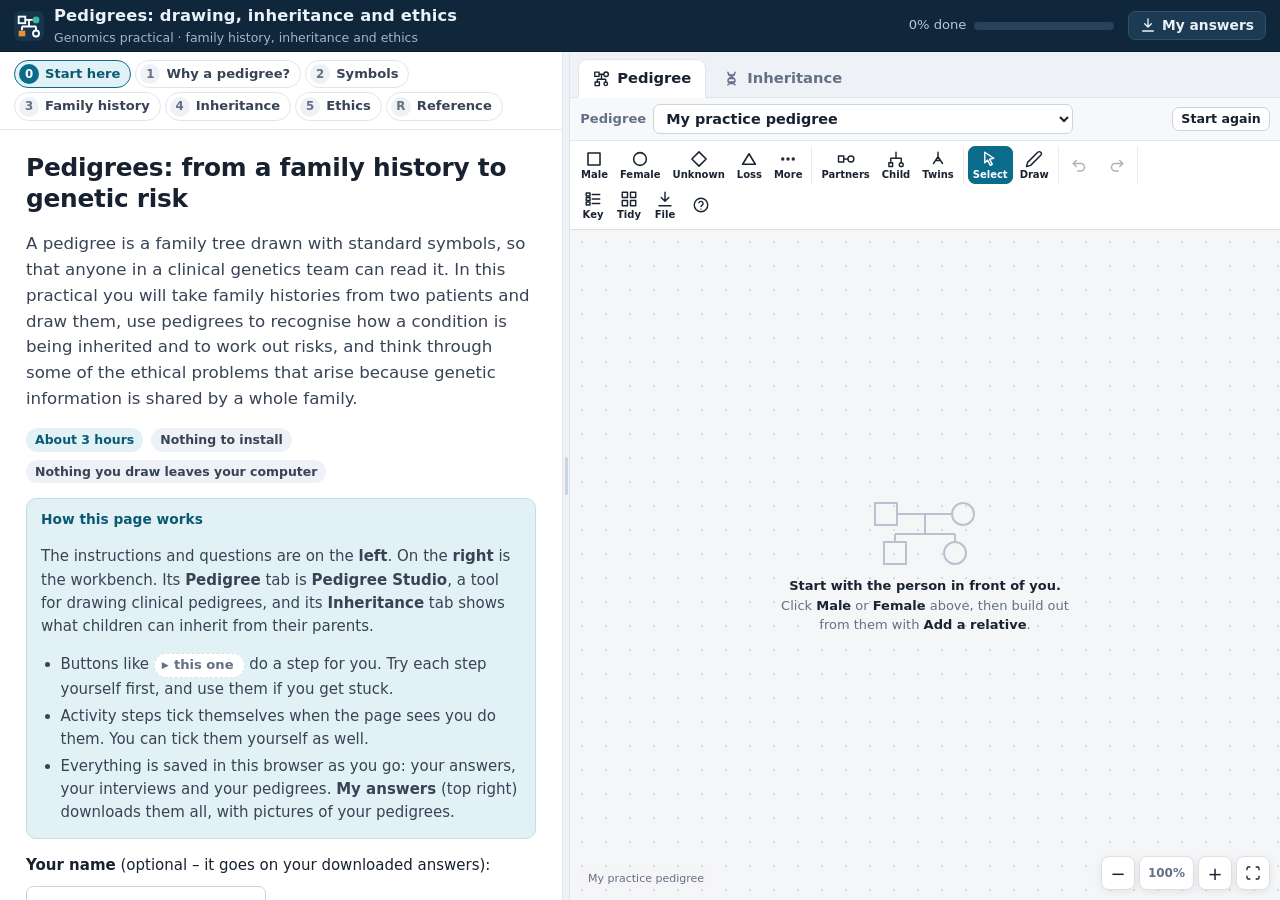
<file: index.html>
<!doctype html>
<html lang="en-GB">
<head>
<meta charset="utf-8">
<meta name="viewport" content="width=device-width, initial-scale=1">
<title>Pedigrees: drawing, inheritance and ethics – a practical</title>
<meta name="description" content="A practical in taking a family history and drawing it as a pedigree, recognising patterns of inheritance, working out genetic risks and thinking through ethical dilemmas, with the Pedigree Studio drawing tool built in.">
<meta name="color-scheme" content="only light">
<link rel="icon" href="data:image/svg+xml,%3Csvg xmlns='http://www.w3.org/2000/svg' viewBox='0 0 32 32'%3E%3Crect width='32' height='32' rx='7' fill='%2310263a'/%3E%3Crect x='5' y='6' width='7' height='7' fill='none' stroke='%23fff' stroke-width='2'/%3E%3Ccircle cx='23.5' cy='9.5' r='3.6' fill='%233fb7a0'/%3E%3Cpath d='M12 9.5h7.9M16 9.5v7M8.5 16.5h15M8.5 16.5v4M23.5 16.5v4' stroke='%23fff' stroke-width='2' fill='none'/%3E%3Crect x='5' y='21' width='7' height='6' fill='%23f28e2b'/%3E%3Ccircle cx='23.5' cy='24' r='3.2' fill='none' stroke='%23fff' stroke-width='2'/%3E%3C/svg%3E">
<link rel="stylesheet" href="assets/css/app.css">
</head>
<body>
<div class="app">

  <!-- ============================ HEADER ============================ -->
  <header class="topbar">
    <div class="brand">
      <svg class="brand-mark" viewBox="0 0 32 32" aria-hidden="true"><rect width="32" height="32" rx="7" fill="#17344d"/><rect x="5" y="6" width="7" height="7" fill="none" stroke="#fff" stroke-width="2"/><circle cx="23.5" cy="9.5" r="3.6" fill="#3fb7a0"/><path d="M12 9.5h7.9M16 9.5v7M8.5 16.5h15M8.5 16.5v4M23.5 16.5v4" stroke="#fff" stroke-width="2" fill="none"/><rect x="5" y="21" width="7" height="6" fill="#f28e2b"/><circle cx="23.5" cy="24" r="3.2" fill="none" stroke="#fff" stroke-width="2"/></svg>
      <div>
        <div class="brand-title">Pedigrees: drawing, inheritance and ethics</div>
        <div class="brand-sub">Genomics practical · family history, inheritance and ethics</div>
      </div>
    </div>
    <div class="spacer"></div>
    <div class="progress-wrap" title="Activity steps and questions completed (saved in this browser)"><span class="progress-label">0% done</span><div class="progress"><i></i></div></div>
    <button class="btn" id="answersBtn" type="button"><svg class="ic" viewBox="0 0 24 24" width="16" height="16" fill="none" stroke="currentColor" stroke-width="2" stroke-linecap="round"><path d="M12 3v12M7 10l5 5 5-5M4 21h16"/></svg><span>My answers</span></button>
  </header>

  <div class="main">
    <!-- ============================ TUTORIAL ============================ -->
    <aside class="tut" aria-label="Tutorial">
      <nav class="ch-nav" aria-label="Chapters"></nav>

<!-- =====================================================================
     CHAPTER 0 · START HERE
     ===================================================================== -->
<section class="chapter" id="start" data-num="0" data-title="Start here" data-bench="pedigree" data-ped="practice">
  <h1>Pedigrees: from a family history to genetic risk</h1>
  <p class="lede">A pedigree is a family tree drawn with standard symbols, so that anyone in a clinical genetics team can read it. In this practical you will take family histories from two patients and draw them, use pedigrees to recognise how a condition is being inherited and to work out risks, and think through some of the ethical problems that arise because genetic information is shared by a whole family.</p>
  <div class="meta-row"><span class="pill time">About 3 hours</span><span class="pill">Nothing to install</span><span class="pill">Nothing you draw leaves your computer</span></div>

  <div class="callout info">
    <div class="co-t">How this page works</div>
    <p>The instructions and questions are on the <b>left</b>. On the <b>right</b> is the workbench. Its <b>Pedigree</b> tab is <b>Pedigree Studio</b>, a tool for drawing clinical pedigrees, and its <b>Inheritance</b> tab shows what children can inherit from their parents.</p>
    <ul>
      <li>Buttons like <button class="do showme" type="button" data-studio="fit">this one</button> do a step for you. Try each step yourself first, and use them if you get stuck.</li>
      <li>Activity steps tick themselves when the page sees you do them. You can tick them yourself as well.</li>
      <li>Everything is saved in this browser as you go: your answers, your interviews and your pedigrees. <b>My answers</b> (top right) downloads them all, with pictures of your pedigrees.</li>
    </ul>
  </div>

  <div class="name-field"><label for="studentName"><b>Your name</b> (optional – it goes on your downloaded answers):</label> <input id="studentName" type="text" data-student-name autocomplete="name"></div>

  <h2>Warm-up: your first pedigree</h2>
  <p>The workbench shows <b>My practice pedigree</b>, which starts empty. Pedigrees are built outwards from one person, so start with one person and add their family around them.</p>
  <div class="activity" data-ped="practice">
    <div class="act-t">Activity 0 · A small family <button class="btn small" type="button" data-ped="practice">Open my practice pedigree</button></div>
    <ol class="steps">
      <li data-task="s-man" data-check="has:male">Click <b>Male</b> on the Studio's toolbar. A square appears and is selected, and a panel opens on the right of the drawing. <button class="do showme" type="button" data-studio="add:male">show me</button></li>
      <li data-task="s-partner" data-check="couple:any">In the panel, under <b>Add a relative</b>, click <b>Partner</b>. A circle appears beside him, joined by a relationship line. <button class="do showme" type="button" data-studio="qa:partner">show me</button></li>
      <li data-task="s-kids" data-check="children:2">Click <b>Daughter</b> and then <b>Son</b>. Their children hang from the relationship line, oldest on the left. <button class="do showme" type="button" data-studio="qa:daughter; qa:son">show me</button></li>
      <li data-task="s-parents" data-check="generations:3">Click the daughter to select her, then click <b>Parents</b>... she already has them, so the Studio says so. Select the man instead and add <b>his</b> parents. You now have three generations. <button class="do showme" type="button" data-studio="qa:parents">show me</button></li>
      <li data-task="s-drag">Drag someone. Their whole family moves with them. Press <span class="kbd">Ctrl</span>+<span class="kbd">Z</span> (<span class="kbd">⌘</span>+<span class="kbd">Z</span> on a Mac) to undo it. Drag the empty background to move around, and scroll or pinch to zoom.</li>
      <li data-task="s-fit">Click the <b>fit</b> button at the bottom right of the drawing to bring everything into view. <button class="do showme" type="button" data-studio="fit">show me</button></li>
    </ol>
    <p class="hint">The <b>?</b> at the right of the Studio's toolbar explains the rest of its controls. <b>Start again</b> above the drawing clears this pedigree if you want a fresh start.</p>
  </div>

  <h2>The plan</h2>
  <table class="table">
    <tr><th>Chapter</th><th>What you will do</th><th>Time</th></tr>
    <tr><td><button class="goto" data-goto="why" type="button">1 · Why a pedigree?</button></td><td>Why clinicians take a family history, and what makes one stand out</td><td>10 min</td></tr>
    <tr><td><button class="goto" data-goto="symbols" type="button">2 · Symbols</button></td><td>Draw each standard symbol yourself, then read a pedigree someone else has drawn</td><td>25 min</td></tr>
    <tr><td><button class="goto" data-goto="history" type="button">3 · Family history</button></td><td>Interview two patients, draw their families as you go, and check your drawings</td><td>45 min</td></tr>
    <tr><td><button class="goto" data-goto="inheritance" type="button">4 · Inheritance</button></td><td>Recessive, dominant and X-linked inheritance; recognising patterns; working out risks</td><td>45 min</td></tr>
    <tr><td><button class="goto" data-goto="ethics" type="button">5 · Ethics</button></td><td>Five families facing ethical dilemmas, consent and genetic data, ways of reasoning about ethics</td><td>45 min</td></tr>
  </table>
  <p class="hint">Sections marked <span class="pill ext">Extension</span> are optional and are not counted in your progress.</p>
</section>

<!-- =====================================================================
     CHAPTER 1 · WHY A PEDIGREE?
     ===================================================================== -->
<section class="chapter" id="why" data-num="1" data-title="Why a pedigree?" data-bench="pedigree" hidden>
  <h1>Why take a family history?</h1>
  <div class="meta-row"><span class="pill time">≈ 10 min</span></div>
  <p class="lede">A family history is often the cheapest and most informative genetic test there is. Drawn as a pedigree, it shows at a glance who is affected, how they are related and who else may be at risk.</p>

  <h2>What a pedigree is for</h2>
  <ul>
    <li><b>It is the key to assessing genetic risk.</b> The pattern of affected relatives suggests how a condition is inherited, helps with the diagnosis and shows how disease is distributed in the family.</li>
    <li><b>It shows who else may be at risk</b>, including relatives who are not in the room.</li>
    <li><b>It helps you get to know the family.</b> The family know things that we don't, and drawing the tree together brings them out.</li>
    <li><b>It gives insight into family dynamics</b>: who talks to whom, who has been lost touch with, and who might find the news hard.</li>
    <li><b>It records the situation at that time.</b> Families change: people are born, become ill and die, and test results come back. That is why a pedigree is dated and signed.</li>
  </ul>

  <h2>Who uses pedigrees?</h2>
  <p>How a pedigree is used depends on who is looking at it:</p>
  <table class="table">
    <tr><th>Who</th><th>What they use it for</th></tr>
    <tr><td>Primary care</td><td>Spotting patients who need a genetic assessment, and caring for patients in the light of their family history</td></tr>
    <tr><td>Clinical genetics</td><td>Diagnosis, choosing a genetic test and who to test, and calculating risks</td></tr>
    <tr><td>Other specialists</td><td>Managing patients according to the genetic basis of their condition</td></tr>
    <tr><td>Researchers</td><td>Finding new genetic associations and studying known conditions further</td></tr>
  </table>

  <h2>Things to look for in primary care</h2>
  <div class="callout points">
    <div class="co-t">Features that suggest a genetic cause</div>
    <ul>
      <li>Several closely <b>related people with the same condition</b></li>
      <li>A condition at a <b>younger age than usual</b>, for example bowel cancer, breast cancer or dementia</li>
      <li><b>Sudden cardiac deaths</b> in people who seemed healthy</li>
      <li><b>Three or more pregnancy losses</b></li>
      <li>Medical problems in the children of <b>parents who are related by blood</b></li>
      <li><b>Congenital anomalies</b>, <b>dysmorphic features</b> or <b>developmental delay</b></li>
      <li>Clues that are specific to the condition you are concerned about</li>
    </ul>
  </div>
  <p>If the family history does warrant further investigation, the genetics team uses it to work out the possible diagnoses, choose the right genetic test and the right person to test, calculate the risks to relatives, recommend specialist care and extra surveillance where it is needed, and judge how the family is coping.</p>

  <div class="q" data-q="w-referral" data-type="mcq">
    <div class="q-text">Which of these family histories most strongly suggests an inherited cause?</div>
    <div class="mcq">
      <label data-why="Prostate cancer at this age is common, so two cases in elderly brothers is not unusual."><input type="radio"> A man of 84 with prostate cancer, whose brother had prostate cancer at 80</label>
      <label data-correct data-why="Two close relatives with the same cancer, both much younger than usual: two of the warning signs above together."><input type="radio"> A woman whose mother and sister both had bowel cancer in their thirties</label>
      <label data-why="Type 2 diabetes in later life is common and mostly not due to a single gene."><input type="radio"> A woman whose grandmother had type 2 diabetes at 70</label>
      <label data-why="A heart attack at 75 after many years of smoking has an obvious cause and is not unusual."><input type="radio"> A man whose father, a lifelong smoker, had a heart attack at 75</label>
    </div>
  </div>
  <div class="q" data-q="w-reasons">
    <div class="q-text">Give three reasons for taking a family history, in your own words.</div>
    <div class="q-model"><p>Any three of: to assess genetic risk (the pattern of inheritance, help with the diagnosis, the distribution of disease); to find relatives who may be at risk; to get to know the family and learn what they know; to understand family dynamics; to record the family's situation at that time. It also helps to choose the right test and the right person to test.</p></div>
  </div>
  <div class="q" data-q="w-dated">
    <div class="q-text">A pedigree “records the situation at that time”. Why does that matter if a family comes back to the clinic five years later?</div>
    <div class="q-model"><p>The family will have changed: relatives may have been diagnosed or died, children may have been born, and some people may have had genetic tests. Risks worked out from the old pedigree may now be wrong, so it needs updating. Dating and signing a pedigree shows how current it is and who took the information.</p></div>
  </div>
</section>

<!-- =====================================================================
     CHAPTER 2 · SYMBOLS
     ===================================================================== -->
<section class="chapter" id="symbols" data-num="2" data-title="Symbols" data-bench="pedigree" data-ped="practice" hidden>
  <h1>Symbols and conventions</h1>
  <div class="meta-row"><span class="pill time">≈ 25 min</span><span class="pill">Workbench: Pedigree</span></div>
  <p class="lede">Pedigrees use an agreed set of symbols, so that a pedigree drawn in one clinic can be read in another. They were standardised by the US National Society of Genetic Counselors in 1995 and updated in 2008 and 2022.</p>

  <h2 id="sym-start">Starting points</h2>
  <ul>
    <li><b>Start with the person in front of you</b> (the proband) and build up and out from them.</li>
    <li><b>Men are squares and women are circles.</b> Since the 2022 update the symbol shows the person's gender identity. A transgender man is a square and a transgender woman is a circle, with their sex assigned at birth written underneath (AFAB, AMAB, or UAAB if unassigned at birth) when it is relevant. A diamond is used for a non-binary person, or when sex is not known.</li>
    <li><b>In a couple, the man is traditionally drawn on the left and the woman on the right.</b> The 2022 update no longer requires this, because the symbols now show gender identity, so either order is acceptable: choose whichever keeps the pedigree clear.</li>
    <li><b>Brothers and sisters go from oldest on the left to youngest on the right.</b></li>
    <li><b>Affected people are shaded.</b> If more than one condition runs in the family, use different colours or shade quarters of the symbol, and add a key.</li>
  </ul>

  <h2 id="sym-table">The symbols</h2>
  <table class="symtab" data-symbols="all"></table>
  <p class="hint">The whole table is also in the <button class="goto" data-goto="reference" type="button">Reference</button> chapter.</p>

  <h2 id="sym-draw">Draw them yourself</h2>
  <p>Use your practice pedigree from the warm-up, or add new people to it. Every step ticks itself when the Studio can see the symbol. The <b>show me</b> buttons point at the control you need.</p>
  <div class="activity" data-ped="practice">
    <div class="act-t">Activity 2.1 · People <button class="btn small" type="button" data-ped="practice">Open my practice pedigree</button></div>
    <ol class="steps">
      <li data-task="y-proband" data-check="has:proband">Select one person and switch on <b>Proband (arrow and P)</b> in the panel. <button class="do showme" type="button" data-studio="flash:#probandToggle">show me</button></li>
      <li data-task="y-affected" data-check="has:affected">Shade someone as affected: under <b>Shading</b>, choose <b>Full</b> and a colour. <button class="do showme" type="button" data-studio="flash:.fill-mode-row">show me</button></li>
      <li data-task="y-deceased" data-check="has:deceased">Mark one of the grandparents as <b>Deceased</b>. <button class="do showme" type="button" data-studio="flash:#deceasedToggle">show me</button></li>
      <li data-task="y-notes" data-check="has:text~dx">Under someone affected, write notes such as <code>Ann, 52</code> on one line and <code>Breast cancer dx 45</code> on the next. “dx 45” means diagnosed at 45. <button class="do showme" type="button" data-studio="flash:#personText">show me</button></li>
      <li data-task="y-multiple" data-check="has:multiple">Show “three brothers, all well” with one symbol: add a square, type <code>3</code> in the box under <b>Inside the symbol</b> and click <b>Number</b>. <button class="do showme" type="button" data-studio="flash:.ct-num">show me</button></li>
      <li data-task="y-carrier" data-check="has:carrier">Mark someone as a <b>carrier</b> (a dot inside). <button class="do showme" type="button" data-studio="flash:[data-ct=&quot;dot&quot;]">show me</button></li>
    </ol>
  </div>
  <div class="activity" data-ped="practice">
    <div class="act-t">Activity 2.2 · Pregnancies and children</div>
    <ol class="steps">
      <li data-task="y-pregnancy" data-check="has:pregnancy">Add a current pregnancy: select a parent, add a child, change the child's symbol to the diamond and put <b>P</b> inside. <button class="do showme" type="button" data-studio="flash:.shape-row">show me</button></li>
      <li data-task="y-loss" data-check="has:loss">Add a pregnancy loss to a couple. Click <b>Loss</b> on the toolbar, then use <b>Child</b> under Connect: click the couple's relationship line, then the triangle. <button class="do showme" type="button" data-studio="tool:child">show me</button></li>
      <li data-task="y-twins" data-check="twins:identical">Make two brothers or sisters into identical twins: choose <b>Twins</b> under Connect, check that <b>Identical</b> is selected, and click the two children. <button class="do showme" type="button" data-studio="tool:twin">show me</button></li>
      <li data-task="y-adopted" data-check="has:adopted">Show that a child was adopted: select them and change their symbol to one of the bracketed ones. <button class="do showme" type="button" data-studio="flash:.shape-row">show me</button></li>
      <li data-task="y-dashed" data-check="dashed">They were adopted <i>into</i> this family, so click the line above them and choose <b>Dashed (adopted in)</b>.</li>
    </ol>
  </div>
  <div class="activity" data-ped="practice">
    <div class="act-t">Activity 2.3 · Relationships and the finishing touches</div>
    <ol class="steps">
      <li data-task="y-separated" data-check="couple:separated">Click a relationship line and choose <b>Separated</b>.</li>
      <li data-task="y-key" data-check="key">Click <b>Key</b> on the toolbar and type what each colour means into the key. <button class="do showme" type="button" data-studio="key">show me</button></li>
      <li data-task="y-label" data-check="label">A pedigree is dated and signed. Choose <b>More → Text label</b>, click on the drawing and type today's date and your name.</li>
    </ol>
    <div class="optional">
      <p><span class="pill ext">Extension</span> Draw two first cousins who have a child together. Add a grandchild to each of two brothers or sisters, then use <b>Partners</b> to join the two grandchildren. Pedigree Studio sees that they share grandparents and draws the double line by itself.</p>
      <ol class="steps"><li data-task="y-consang" data-check="couple:consanguineous">Draw a consanguineous couple.</li></ol>
    </div>
  </div>

  <h2 id="sym-notes">What to write under each symbol</h2>
  <p>Next to or under each symbol, write what you know about that person: their name, their age or date of birth, the age they died and the cause, and any medical conditions with the age at diagnosis. A healthy relative can be written as <b>A&amp;W</b> (alive and well). Also remember to:</p>
  <ul>
    <li><b>Ask about consanguinity</b>: “Are you and your partner related in any way?” and, if so, how.</li>
    <li><b>Record at least basic information on both sides of the family</b>, even if the condition seems to be on one side only.</li>
    <li><b>Code the conditions</b> if there is more than one in the family, and explain the code in a key on the chart so that others can understand it.</li>
    <li><b>Date and sign the pedigree</b>, and note who gave the information.</li>
  </ul>
  <p>Electronic pedigree programs such as PhenoTips and Progeny, and the Pedigree Studio you are using, help with all of these.</p>

  <h2 id="sym-read">Reading a pedigree: the Okafor family</h2>
  <p>Now read a pedigree that someone else has drawn. The Studio numbers everyone by generation (Roman numerals) and position from the left, so that people can be referred to as, for example, III-2.</p>
  <div class="activity" data-ped="okafor">
    <div class="act-t">Activity 2.4 · Read the Okafor family <button class="btn small" type="button" data-ped="okafor">Open the Okafor family</button></div>
    <ol class="steps">
      <li data-task="y-okafor" data-auto="ped:open id=okafor" data-check="open:okafor">Open the pedigree and look at it carefully before you answer the questions below.</li>
    </ol>
  </div>
  <div class="q" data-q="y-ok-proband" data-accept="chidi" data-hint="look for the arrow">
    <div class="q-text">What is the name of the proband?</div>
    <div class="q-model"><p><b>Chidi</b>, aged 7: the arrow is at the lower left of his symbol.</p></div>
  </div>
  <div class="q" data-q="y-ok-twins" data-type="mcq">
    <div class="q-text">Chidi and Dubem's lines meet at one point and are joined by a short bar. What does this tell you?</div>
    <div class="mcq">
      <label data-why="Non-identical twins also share one point on the line of descent, but have no bar."><input type="radio"> They are non-identical twins</label>
      <label data-correct data-why="The bar shows that they are monozygotic: they come from one fertilised egg and have the same genome."><input type="radio"> They are identical (monozygotic) twins</label>
      <label data-why="Brothers born at different times each have their own line from the sibship line."><input type="radio"> They are brothers born a year apart</label>
    </div>
  </div>
  <div class="q" data-q="y-ok-pregs" data-accept="(^|[^\d.])4([^\d.]|$)||\bfour\b" data-hint="count every pregnancy, including the one that is ongoing – and think about the twins">
    <div class="q-text">How many pregnancies has Amaka had, including the current one?</div>
    <div class="q-model"><p><b>Four</b>: Ada; the miscarriage in 2016; the twins Chidi and Dubem, who were one pregnancy; and the current pregnancy of 16 weeks.</p></div>
  </div>
  <div class="q" data-q="y-ok-three" data-type="mcq">
    <div class="q-text">What does the square with a 3 inside it, on the right of generation III, mean?</div>
    <div class="mcq">
      <label data-why="Generation is shown by the row (a Roman numeral), not by a number inside the symbol."><input type="radio"> A man in the third generation</label>
      <label data-correct data-why="A number inside a symbol stands for that many people. Here it saves drawing three identical squares for Amaka's brothers, who are all well."><input type="radio"> Three brothers, drawn as one symbol</label>
      <label data-why="Being affected is shown by shading, not by a number."><input type="radio"> A man affected with a third condition</label>
    </div>
  </div>
  <div class="q" data-q="y-ok-double" data-accept="^(?!.*\b(second|third|2nd|3rd|removed|half)\b).*\bcousins?\b" data-hint="look at who Obi's and Amaka's parents are, and how those parents are related">
    <div class="q-text">Obi and Amaka are joined by a double line. How are they related to each other?</div>
    <div class="q-model"><p>They are <b>first cousins</b>. Obi's father Emeka and Amaka's mother Grace are brother and sister, children of Nnamdi and Adanna. The double line shows that the partners are related by blood (consanguinity).</p></div>
  </div>
  <div class="q" data-q="y-ok-dead" data-type="pick" data-ped="okafor" data-answer="nnamdi,adanna,emeka,samuel,chioma" data-prompt="Click everyone who has died">
    <div class="q-text">Click everyone in the Okafor family who has died.</div>
    <div class="q-model"><p>Five people have a diagonal line through their symbol: Nnamdi and Adanna, Emeka, Samuel and Chioma.</p></div>
  </div>
  <div class="q" data-q="y-ok-inherited">
    <div class="q-text">Which features of this pedigree suggest that Chidi's hearing loss could be inherited, and how?</div>
    <div class="q-model"><p>Chidi's parents are not affected but they are first cousins, and the condition has appeared in a child of theirs. Related parents are more likely to carry the same recessive variant, inherited from a shared ancestor, so this points towards <b>autosomal recessive</b> inheritance. Most inherited hearing loss that is present from birth is recessive, and many different genes can be involved. Note that Dubem being affected adds little: identical twins share the same genome, so they count once, not twice. Chapter 4 looks at patterns like this.</p></div>
  </div>
  <div class="q" data-q="y-order">
    <div class="q-text">Why do you think the convention is to draw brothers and sisters from oldest on the left to youngest on the right?</div>
    <div class="q-model"><p>It makes the pedigree quicker to read and compare, and it carries information without extra writing: you can see at a glance who is older. Birth order can matter clinically, for example when a condition starts at a certain age, when deciding who can be tested, or for conditions linked to maternal age. If following the convention would make lines cross, it can be relaxed, and ages written under the symbols.</p></div>
  </div>
</section>

<!-- =====================================================================
     CHAPTER 3 · TAKING A FAMILY HISTORY
     ===================================================================== -->
<section class="chapter" id="history" data-num="3" data-title="Family history" data-bench="pedigree" data-ped="draw-mensah" hidden>
  <h1>Taking a family history and drawing it</h1>
  <div class="meta-row"><span class="pill time">≈ 45 min</span><span class="pill">Workbench: Pedigree</span></div>
  <p class="lede">In this chapter you take the family histories of two patients. The patients are simulated: you choose what to ask, they answer, and you draw their family in the Studio as the answers come in. Then the page checks your drawing against the family.</p>

  <h2 id="fh-what">What to collect</h2>
  <ul>
    <li>Ask early on: <i>“Has anyone in your family been seen by a genetics service, or had genetic testing?”</i></li>
    <li>For each person: their <b>full name</b>, <b>date of birth or age</b>, <b>date of death or age at death</b>, and <b>medical information, with the age at diagnosis</b>.</li>
    <li>What you need depends on why you are asking. In a family with cancer, for example, record the <b>primary site</b> of each cancer and the <b>age at diagnosis</b>.</li>
    <li>Ask about ancestry: <i>“Originally, where did each of your grandparents come from?”</i> Some variants are much more common in particular populations.</li>
  </ul>
  <p>The information can be recorded as longhand notes, on a family history form, or straight onto a family tree, by hand or with pedigree software. In this practical you draw as you go.</p>

  <h2 id="fh-how">How to ask</h2>
  <div class="callout points">
    <div class="co-t">Top tips</div>
    <ul>
      <li>Make eye contact regularly, and use sensitive, respectful language.</li>
      <li>Ask clear, short questions: <i>“Do you have any brothers and sisters?” “Do you all have the same parents?” “Is your mother still living?” “Has anyone in the family lost a baby?” “How old was your sister when she died?”</i></li>
      <li>Metaphors and quick comments are not always your friend: <i>“when did they pass?”</i>, or <i>“great, thank you”</i> straight after hearing about a death.</li>
      <li>Notice body language and what the person says, or avoids saying, about difficult subjects. Use <b>tentative immediacy</b> – sharing your sense of what the person may be feeling – to acknowledge painful areas.</li>
      <li>Give the person a contact number, so that they can add or correct details later.</li>
    </ul>
  </div>
  <p>Taking a family history can be quick and simple, or it can be a challenging and emotional experience – for the patient, for you, or for both. It can bring up deaths, divorce, loss of contact, non-paternity, adoption, gaps in what people know, family feuds, disabled brothers or sisters, the effects of disease, miscarriages, terminations and consanguinity. People with a genetic condition in the family may feel <b>guilt</b> (at passing a condition on, or at being unaffected), <b>anger</b> (at a parent, or an unaffected brother or sister), <b>stigma</b>, <b>grief</b> (for the life they cannot have, for their health, for relatives who have died) and <b>anxiety</b> about the future and the decisions they face.</p>
  <p>It is not always straightforward. The person may start to cry, tell a long story, or struggle to remember dates of birth or causes of death. Handling these moments well is part of advanced genetic counselling practice, and it comes with experience. For now, notice them, stay kind, and record what is uncertain as uncertain.</p>

  <h2 id="fh-mensah">Interview 1: Abena Mensah</h2>
  <div class="callout scenario">
    <div class="co-t">The referral</div>
    <p>Abena Mensah is 34. Her GP has referred her to the clinical genetics service because her younger brother died suddenly last year. Take her family history: choose questions from the topics below the conversation and draw her family in the Studio as you go. Ask in whatever order you like – but think about the order you would use in a real clinic.</p>
  </div>
  <div class="interview" data-iv="mensah"></div>
  <div class="activity" data-ped="draw-mensah">
    <div class="act-t">Activity 3.1 · Draw the Mensah family <button class="btn small" type="button" data-ped="draw-mensah">Open my drawing</button></div>
    <ol class="steps">
      <li data-task="h-open" data-auto="ped:open id=draw-mensah" data-check="open:draw-mensah">Open your drawing for this interview (<b>Interview 1: the Mensah family</b> in the list above the Studio). It starts empty.</li>
      <li data-task="h-proband" data-check="has:female&amp;proband">Ask Abena why she has come, then draw her and mark her as the proband.</li>
      <li data-task="h-children" data-check="probandChildren:4">Ask about her partner and children, and draw them all – including any pregnancies. Put each person's name and age under their symbol.</li>
      <li data-task="h-sibs" data-check="probandSiblings:2">Ask about her brothers and sisters, and draw them.</li>
      <li data-task="h-parents" data-check="probandParents">Ask about her parents and their health, and draw them.</li>
      <li data-task="h-grand" data-check="grandparents">Ask about both sides of the family, and draw both sets of grandparents and her parents' brothers and sisters.</li>
      <li data-task="h-asked" data-auto="iv:done iv=mensah">Ask all the important questions (the counter under the conversation shows how many you have asked).</li>
      <li data-task="h-key" data-check="key">Add a key for the condition: click <b>Key</b> on the toolbar and type what the shading means.</li>
      <li data-task="h-label" data-check="label">Add a text label (<b>More → Text label</b>) with the date and your name, as you would sign a pedigree in clinic.</li>
    </ol>
  </div>
  <div class="q" data-q="h-check-mensah" data-type="pedcheck" data-ped="draw-mensah" data-expect="mensah">
    <div class="q-text">Check your pedigree of the Mensah family. Fix anything that comes up and check again.</div>
  </div>
  <div class="q" data-q="h-mensah-flags">
    <div class="q-text">Which features of Abena's family history are warning signs of an inherited heart condition?</div>
    <div class="q-model"><p>Kofi's <b>sudden death at 28</b> during exercise, with <b>hypertrophic cardiomyopathy at post-mortem</b> and a <b>variant in <i>MYBPC3</i></b>; her father now has the same condition; her grandfather Yaw <b>died suddenly at 45</b>; and her aunt Adwoa has a pacemaker for a reason the family does not know. Sudden cardiac death in a young person who seemed healthy is a warning sign on its own (see chapter 1).</p></div>
  </div>
  <div class="q" data-q="h-mensah-pattern" data-accept="^(?!.*\bx[\s-]?linked\b).*\bdominant\b||^ad\b||\bautosomal dominant\b" data-hint="the condition is in several generations, and a father and son are both affected">
    <div class="q-text">Which pattern of inheritance does this family suggest?</div>
    <div class="q-model"><p><b>Autosomal dominant</b>: affected people in more than one generation (Kofi and his father, and probably his grandfather), with transmission from father to son, which rules out X-linked inheritance. Hypertrophic cardiomyopathy is usually autosomal dominant, and <i>MYBPC3</i> is the gene most often involved.</p></div>
  </div>
  <div class="q" data-q="h-mensah-cascade">
    <div class="q-text">Kofi's <i>MYBPC3</i> variant is known. In what order would you offer testing for it to Abena's relatives, and why?</div>
    <div class="q-model"><p>Start with Kofi's first-degree relatives. Testing his father Kwame first (affected, so very likely to carry it) would confirm which side of the family it comes from. Abena and Kwesi each have a 1 in 2 chance of carrying it. If Abena carries it, each of her children (and the pregnancy) has a 1 in 2 chance. Children in families with HCM are usually offered heart checks, and often genetic testing, because the condition can cause problems in childhood and adolescence – unlike the adult-onset conditions in chapter 5. If Kwame carries it, his brother and sister (Kojo and Adwoa) can be offered testing next, and so on down their branches. This step-by-step testing of relatives is called <b>cascade testing</b>.</p></div>
  </div>

  <h2 id="fh-price">Interview 2: Megan Price</h2>
  <div class="callout scenario">
    <div class="co-t">The referral</div>
    <p>Megan Price is 31. She has asked her GP about her family history of cancer. This time there are fewer prompts: take the history, draw the family, and check your pedigree at the end.</p>
  </div>
  <div class="interview" data-iv="price"></div>
  <div class="activity" data-ped="draw-price">
    <div class="act-t">Activity 3.2 · Draw the Price family <button class="btn small" type="button" data-ped="draw-price">Open my drawing</button></div>
    <ol class="steps">
      <li data-task="h2-open" data-auto="ped:open id=draw-price" data-check="open:draw-price">Open <b>Interview 2: the Price family</b> in the list above the Studio.</li>
      <li data-task="h2-asked" data-auto="iv:done iv=price">Take Megan's family history.</li>
      <li data-task="h2-drawn" data-check="count:14">Draw her family. There is more than one condition, so use a different colour for each and add a key.</li>
    </ol>
  </div>
  <div class="q" data-q="h-check-price" data-type="pedcheck" data-ped="draw-price" data-expect="price">
    <div class="q-text">Check your pedigree of the Price family.</div>
  </div>
  <div class="q" data-q="h-price-amy">
    <div class="q-text">Why does it matter for the risk assessment that Amy was adopted?</div>
    <div class="q-model"><p>Amy is not biologically related to the Price family, so she cannot have inherited a variant from Bill and Jean's side, and she should not be counted when looking for a pattern. Her own genetic risks come from her birth family, about whom little may be known. The brackets and the dashed line make this clear to anyone reading the pedigree.</p></div>
  </div>
  <div class="q" data-q="h-price-test">
    <div class="q-text">Megan's mother was told in 2010 that no variant was found. Does that mean the cancers in this family are not inherited? What would you suggest?</div>
    <div class="q-model"><p>Not necessarily. Genetic testing in 2010 looked at fewer genes, and was less sensitive, than testing now, and Megan does not know what was tested. The family history is striking: breast cancer at 42 in Karen, ovarian cancer at 50 in her sister Julie, and their mother Jean died at 47, possibly of breast cancer. It would be worth finding out what Karen's test covered and offering her up-to-date testing (in England, under the test directory's inherited breast and ovarian cancer indication). Testing an affected relative first is the most informative way to begin.</p></div>
  </div>
  <div class="q" data-q="h-price-twins" data-type="mcq">
    <div class="q-text">Ryan and Luke are identical twins. What does that mean for genetic testing?</div>
    <div class="mcq">
      <label data-why="Identical twins come from one fertilised egg, so their genomes are the same."><input type="radio"> Each twin has a separate 1 in 2 chance of carrying a family variant</label>
      <label data-correct data-why="Their genomes are the same, so one twin's result applies to the other – which also means that one twin's test reveals the other's status, something to discuss with both before testing."><input type="radio"> If one twin carries a family variant, so does the other</label>
      <label data-why="Twins can certainly inherit variants; being twins does not protect them."><input type="radio"> Twins cannot inherit cancer predisposition variants</label>
    </div>
  </div>
  <div class="q" data-q="h-reflect">
    <div class="q-text">Which questions were hardest to ask, or to answer, and how would you handle them in a real clinic?</div>
    <div class="q-model"><p>There is no single answer. Many people find questions about deaths, miscarriages, adoption and estrangement hardest. Acknowledging the person's feelings, asking short clear questions, explaining why you need the information, and recording uncertainty (“?breast cancer”) rather than pressing for detail the person does not have all help.</p></div>
  </div>
</section>

<!-- =====================================================================
     CHAPTER 4 · INHERITANCE
     ===================================================================== -->
<section class="chapter" id="inheritance" data-num="4" data-title="Inheritance" data-bench="inherit" data-ped="cf" hidden>
  <h1>Patterns of inheritance</h1>
  <div class="meta-row"><span class="pill time">≈ 45 min</span><span class="pill">Workbench: Pedigree and Inheritance</span></div>
  <p class="lede">The features of a family history give clues to how a condition is inherited, and the pattern of inheritance determines the risk to relatives. This chapter covers three patterns: autosomal recessive, autosomal dominant and X-linked.</p>

  <h2 id="inh-ar">Autosomal recessive</h2>
  <p>A person is affected only if they inherit <b>two faulty copies</b> of the gene, one from each parent. People with one faulty copy are <b>carriers</b>: they are not affected, but can pass the faulty copy on.</p>
  <div class="activity">
    <div class="act-t">Activity 4.1 · Two carriers</div>
    <ol class="steps">
      <li data-task="i-ar-cross" data-check="inherit.cross:ar,1,1">Open the <b>Inheritance</b> tab, choose <b>Autosomal recessive</b> and make both parents <b>Carriers</b>. <button class="do showme" type="button" data-inherit="ar 1 1">show me</button></li>
      <li data-task="i-ar-unaff" data-check="inherit.cross:ar,1,1,unaffected">Now tick <b>We already know this child is unaffected</b>. <button class="do showme" type="button" data-inherit="ar 1 1 unaffected">show me</button></li>
    </ol>
  </div>
  <div class="q" data-q="i-ar-quarter" data-prob="1/4" data-hint="give it as a fraction, such as 1/3">
    <div class="q-text">Two carriers have a child. What is the chance that the child is affected?</div>
    <div class="q-model"><p><b>1 in 4</b> (25%) for each pregnancy. The chance that the child is a carrier is 1 in 2, and the chance of being neither is 1 in 4.</p></div>
  </div>
  <div class="q" data-q="i-ar-twothirds" data-prob="2/3" data-hint="once you know the child is unaffected, one of the four outcomes is ruled out">
    <div class="q-text">Amelia has cystic fibrosis. Her brother David is not affected. What is the chance that David is a carrier?</div>
    <div class="q-model"><p><b>2 in 3</b>, not 1 in 2. Of the four equally likely outcomes, the affected one is ruled out because David is unaffected. Two of the three that remain are carriers. This assumes that the condition is fully penetrant and David would have shown symptoms if he were affected.</p></div>
  </div>
  <p><b>Features of autosomal recessive inheritance:</b></p>
  <ul>
    <li>Males and females are equally likely to be affected.</li>
    <li>Affected people are usually brothers and sisters, not parents or children of affected people – a “horizontal” pattern.</li>
    <li>Unaffected parents can have an affected child.</li>
    <li>The parents may be related. The rarer the condition in the population, the more likely it is that the parents of an affected child are related by blood.</li>
    <li>In small families the condition often appears in only one child.</li>
  </ul>
  <p>Examples are cystic fibrosis and sickle cell disease. <b>Cystic fibrosis</b> affects about 1 in 2,500 babies born in the UK – around 240 a year. The glands' secretions are thicker than usual, which can block the small bowel in newborns (meconium ileus), causes thick mucus in the lungs with repeated chest infections and progressive lung damage, and causes pancreatic insufficiency with poor absorption of food and poor growth. Nearly all men with CF are infertile, because the vas deferens is absent or has not developed properly. It is the most common life-limiting recessive disease in people of Northern European descent, in whom about <b>1 in 25</b> people is a carrier; it is less common in other groups.</p>

  <h3 id="inh-cf">A cystic fibrosis scenario</h3>
  <div class="activity" data-ped="cf">
    <div class="act-t">Activity 4.2 · David and Lisa <button class="btn small" type="button" data-ped="cf">Open the pedigree</button></div>
    <ol class="steps">
      <li data-task="i-cf-open" data-auto="ped:open id=cf">David's sister Amelia has CF. David and his partner Lisa are expecting a baby, and Lisa's family are of Northern European descent and have no history of CF. Open their pedigree.</li>
      <li data-task="i-cf-calc" data-check="inherit.calc:1/150">On the <b>Inheritance</b> tab, use the calculator at the bottom to work out the chance that the baby has CF. <button class="do showme" type="button" data-inherit="calc ar 2/3 1/25">show me</button></li>
    </ol>
  </div>
  <div class="q" data-q="i-cf-obligate" data-type="pick" data-ped="cf" data-answer="philip,ruth" data-prompt="Click everyone who must be a carrier of CF">
    <div class="q-text">Click everyone in this pedigree who <b>must</b> be a carrier (an obligate carrier).</div>
    <div class="q-model"><p><b>Philip and Ruth</b>, Amelia's parents. Amelia inherited one faulty copy from each of them, and neither is affected.</p></div>
  </div>
  <div class="q" data-q="i-cf-baby" data-prob="1/150" data-hint="multiply David's carrier chance, Lisa's carrier chance and the chance that two carriers have an affected child">
    <div class="q-text">What is the chance that David and Lisa's baby has cystic fibrosis?</div>
    <div class="q-model"><p>2/3 (David a carrier) × 1/25 (Lisa a carrier, from the population figure) × 1/4 (two carriers have an affected child) = 2/300 = <b>1 in 150</b>.</p></div>
  </div>
  <p>Then the family remember that Lisa's grandfather John and David's grandfather Arthur were brothers – so Lisa and David are second cousins – and Lisa's father Michael has a carrier test.</p>
  <div class="activity" data-ped="cf-cousins">
    <div class="act-t">Activity 4.3 · The effect of consanguinity <button class="btn small" type="button" data-ped="cf-cousins">Open the new pedigree</button></div>
    <ol class="steps">
      <li data-task="i-cfc-open" data-auto="ped:open id=cf-cousins">Open the updated pedigree. Notice the double line between Lisa and David, and the dot showing that Michael is a carrier.</li>
      <li data-task="i-cfc-calc" data-check="inherit.calc:1/12">Recalculate the chance that the baby has CF. <button class="do showme" type="button" data-inherit="calc ar 2/3 1/2">show me</button></li>
    </ol>
  </div>
  <div class="q" data-q="i-cfc-lisa" data-prob="1/2" data-hint="what is the chance that a child of a known carrier is a carrier?">
    <div class="q-text">Michael is a carrier. What is Lisa's chance of being a carrier now?</div>
    <div class="q-model"><p><b>1 in 2</b>: she has a 1 in 2 chance of having inherited her father's faulty copy. (Her mother Anne could also be a carrier by chance, but that adds very little.)</p></div>
  </div>
  <div class="q" data-q="i-cfc-baby" data-prob="1/12" data-hint="replace Lisa's carrier chance in your earlier calculation">
    <div class="q-text">What is the chance that the baby has CF now?</div>
    <div class="q-model"><p>1/2 × 2/3 × 1/4 = <b>1 in 12</b>, more than ten times higher than before. Most of that rise comes from Michael's carrier test, which takes Lisa's chance of being a carrier from 1 in 25 to 1 in 2. The shared ancestry is why the test was worth doing: Philip's variant may have come down from the great-grandparents, so John, and then Michael, could carry the same one. Without the test, the shared ancestry alone would raise the baby's chance only to about 1 in 60. Related partners are more likely to carry the same recessive variant, inherited from an ancestor they share.</p></div>
  </div>

  <h2 id="inh-ad">Autosomal dominant</h2>
  <p>Inheriting <b>one</b> faulty copy is enough to be affected, or at risk. Each child of a person with the variant has a <b>1 in 2</b> chance of inheriting it, whether they are a son or a daughter. <button class="do showme" type="button" data-inherit="ad 0 1">show me on the Inheritance tab</button></p>
  <ul>
    <li>An affected person usually has an affected parent.</li>
    <li>Affected people appear in more than one generation – a “vertical” pattern.</li>
    <li>Males and females are equally likely to inherit the variant and be affected.</li>
    <li>Every kind of transmission is seen: father to son, father to daughter, mother to son, mother to daughter. <b>Father-to-son transmission rules out X-linked inheritance.</b></li>
  </ul>
  <p>Examples include inherited breast cancer and Huntington's disease. Two things make dominant pedigrees harder to read:</p>
  <div class="two-col">
    <div class="cardlet"><h4>Penetrance</h4><p>The proportion of people with the variant who develop the condition. Inherited breast cancer shows <b>reduced penetrance</b>: a <i>BRCA</i> variant raises the risk, but not everyone with it develops cancer. Huntington's disease shows <b>complete penetrance</b>: people with the full expansion develop it if they live to the age of onset.</p></div>
    <div class="cardlet"><h4>Variable expressivity</h4><p>The same condition can show itself differently in different people. Neurofibromatosis type 1 can be mild or severe, even within one family. In Huntington's disease the age of onset and severity can vary between generations, largely because of <b>anticipation</b>: the CAG repeat can lengthen as it is passed on, especially from a father, and longer repeats tend to start earlier.</p></div>
  </div>

  <h3 id="inh-brca">A <i>BRCA2</i> scenario</h3>
  <div class="activity" data-ped="brca2">
    <div class="act-t">Activity 4.4 · Jane and Adam <button class="btn small" type="button" data-ped="brca2">Open the pedigree</button></div>
    <ol class="steps">
      <li data-task="i-brca-open" data-auto="ped:open id=brca2">Jane is pregnant. Her partner Adam's elder sister had breast cancer at 34 and was offered genetic testing (in England, test directory indication R208 includes breast cancer under 40). A pathogenic variant in <i>BRCA2</i>, c.5946delT, was found. Open the pedigree.</li>
    </ol>
  </div>
  <div class="q" data-q="i-brca-adam" data-prob="1/2" data-hint="which parent is the variant most likely to have come from, and what is the chance a child inherits it?">
    <div class="q-text">What is Adam's chance of carrying the <i>BRCA2</i> variant?</div>
    <div class="q-model"><p><b>1 in 2</b>. His sister inherited it from one of their parents. Their mother had breast cancer at 47 and her sister had ovarian cancer, so it almost certainly came from their mother, and each of her children had a 1 in 2 chance of inheriting it.</p></div>
  </div>
  <div class="q" data-q="i-brca-baby" data-prob="1/4" data-hint="Adam's chance multiplied by the chance he passes it on">
    <div class="q-text">What is the chance that Jane and Adam's baby has inherited the variant?</div>
    <div class="q-model"><p>1/2 × 1/2 = <b>1 in 4</b>. If Adam is tested, this becomes either 1 in 2 or close to zero.</p></div>
  </div>
  <div class="q" data-q="i-brca-jewish">
    <div class="q-text">Why was it useful to know that the family has Jewish ancestry?</div>
    <div class="q-model"><p>Three <i>BRCA1</i> and <i>BRCA2</i> variants are much more common in people with Ashkenazi Jewish ancestry because of a founder effect, and <i>BRCA2</i> c.5946delT is one of them. Ancestry makes a <i>BRCA</i> variant more likely, can lower the threshold for testing, and allows a quick test for the common variants.</p></div>
  </div>
  <div class="q" data-q="i-brca-adam-men">
    <div class="q-text">Adam is a man. Why might testing still matter to him and his family?</div>
    <div class="q-model"><p>Men with <i>BRCA2</i> variants have a higher risk of prostate cancer (often more aggressive), male breast cancer and pancreatic cancer than other men, so they may be offered screening. And if he carries it, each of his children, sons or daughters, has a 1 in 2 chance of inheriting it. The variant can pass through unaffected men, which is one reason inherited breast cancer can seem to “skip” a generation.</p></div>
  </div>

  <h2 id="inh-xl">X-linked</h2>
  <p>The gene is on the X chromosome. Males have one X chromosome, so one faulty copy affects them. Females have two, so with one faulty copy they are usually carriers.</p>
  <div class="activity">
    <div class="act-t">Activity 4.5 · Fathers and mothers</div>
    <ol class="steps">
      <li data-task="i-xl-father" data-check="inherit.cross:xl,0,1">On the Inheritance tab, choose <b>X-linked recessive</b> with an <b>affected father</b> and a mother who is not a carrier. <button class="do showme" type="button" data-inherit="xl 0 1">show me</button></li>
      <li data-task="i-xl-mother" data-check="inherit.cross:xl,1,0">Now an unaffected father and a <b>carrier mother</b>. <button class="do showme" type="button" data-inherit="xl 1 0">show me</button></li>
    </ol>
  </div>
  <div class="two-col">
    <div class="cardlet"><h4>Father affected</h4><p>All his daughters inherit his X chromosome, so all are carriers (some have mild features). None of his sons are affected: sons get their father's Y chromosome, not his X. So there is <b>no male-to-male transmission</b>.</p></div>
    <div class="cardlet"><h4>Mother a carrier</h4><p>Each son has a 1 in 2 chance of being affected, and each daughter a 1 in 2 chance of being a carrier.</p></div>
  </div>
  <p>In both cases more males are affected than females.</p>

  <h2 id="inh-which">Which pattern?</h2>
  <p>Open each family in turn and decide which pattern of inheritance fits it best. The questions explain each answer.</p>
  <div class="activity" data-ped="family-a">
    <div class="act-t">Activity 4.6 · Four families</div>
    <ol class="steps">
      <li data-task="i-fa" data-auto="ped:open id=family-a"><button class="goto" type="button" data-ped="family-a">Family A</button></li>
      <li data-task="i-fb" data-auto="ped:open id=family-b"><button class="goto" type="button" data-ped="family-b">Family B</button></li>
      <li data-task="i-fc" data-auto="ped:open id=family-c"><button class="goto" type="button" data-ped="family-c">Family C</button></li>
      <li data-task="i-fd" data-auto="ped:open id=family-d"><button class="goto" type="button" data-ped="family-d">Family D</button></li>
    </ol>
  </div>
  <div class="q" data-q="i-fa-mcq" data-type="mcq">
    <div class="q-text">Family A: which pattern fits best?</div>
    <div class="mcq">
      <label data-correct data-why="Affected people in every generation, each with an affected parent, in both sexes – and II-4 passed it to his son III-4. Father-to-son transmission rules out X-linked inheritance."><input type="radio"> Autosomal dominant</label>
      <label data-why="Recessive conditions rarely appear in every generation, and here every affected person has an affected parent."><input type="radio"> Autosomal recessive</label>
      <label data-why="II-4 passed the condition to his son III-4. A father gives his son a Y chromosome, not an X, so this cannot be X-linked."><input type="radio"> X-linked recessive</label>
    </div>
  </div>
  <div class="q" data-q="i-fb-mcq" data-type="mcq">
    <div class="q-text">Family B: which pattern fits best?</div>
    <div class="mcq">
      <label data-why="Neither parent of the affected children is affected, and nobody else in the family is."><input type="radio"> Autosomal dominant</label>
      <label data-correct data-why="Two affected children, a son and a daughter, of unaffected parents who are first cousins (the double line): the classic picture of a recessive condition, with both parents carrying a variant from a shared ancestor."><input type="radio"> Autosomal recessive</label>
      <label data-why="A daughter is affected and both affected children have an unaffected father; X-linked recessive conditions mostly affect males."><input type="radio"> X-linked recessive</label>
    </div>
  </div>
  <div class="q" data-q="i-fc-mcq" data-type="mcq">
    <div class="q-text">Family C: which pattern fits best?</div>
    <div class="mcq">
      <label data-why="With dominant inheritance, one of I-1 and I-2, and also II-2 and III-2, would all have to carry the variant without being affected, while every man with it was affected. That is possible, but an X-linked pattern explains the family much more simply."><input type="radio"> Autosomal dominant</label>
      <label data-why="The condition appears in three generations and only in males; a recessive condition would affect both sexes."><input type="radio"> Autosomal recessive</label>
      <label data-correct data-why="Only males are affected, they are related through unaffected women, and there is no father-to-son transmission."><input type="radio"> X-linked recessive</label>
    </div>
  </div>
  <div class="q" data-q="i-fc-carriers" data-type="pick" data-ped="family-c" data-answer="i2,ii2,iii2,iii4" data-prompt="Click everyone who must be a carrier">
    <div class="q-text">Family C: click everyone who <b>must</b> be a carrier (the obligate carriers).</div>
    <div class="q-model"><p>Four women: <b>I-2</b> (her son II-4 is affected and her husband is not), <b>II-2</b> (mother of the affected III-1), <b>III-2</b> (mother of the affected IV-1) and <b>III-4</b> (daughter of the affected II-4: every daughter of an affected man inherits his X chromosome).</p></div>
  </div>
  <div class="q" data-q="i-fd-mcq" data-type="mcq">
    <div class="q-text">Family D has breast cancer in three generations. Which explanation fits best?</div>
    <div class="mcq">
      <label data-why="For a recessive condition, every affected woman's partner would also need to be a carrier, and here affected people appear in every generation, passed from parent to child: a vertical pattern, typical of dominant inheritance."><input type="radio"> Autosomal recessive</label>
      <label data-correct data-why="Affected women in three generations, linked through an unaffected man (II-3). He must carry the variant, because his mother and his daughter are affected: reduced penetrance, made more striking because breast cancer is much rarer in men."><input type="radio"> Autosomal dominant with reduced penetrance</label>
      <label data-why="With X-linked recessive inheritance, men would be affected more often than women. Here only women are affected."><input type="radio"> X-linked recessive</label>
    </div>
  </div>
  <div class="q" data-q="i-fd-skip" data-type="pick" data-ped="family-d" data-answer="ii3" data-prompt="Click the person who must carry the variant but is not affected">
    <div class="q-text">Family D: click the person who must carry the variant even though they are not affected.</div>
    <div class="q-model"><p><b>II-3</b>. His mother I-2 and his daughter III-3 are affected, and the variant can only have reached III-3 through him (her mother II-4 married into the family).</p></div>
  </div>

  <h2 id="inh-genes">Family histories in gene discovery and variant interpretation</h2>
  <p>Careful study of a condition across many families can lead to new genes. Some families meet the diagnostic criteria for <b>neurofibromatosis type 1</b> – an autosomal dominant condition, caused by variants in <i>NF1</i> on chromosome 17, that usually presents with several café-au-lait patches – but have no <i>NF1</i> variant. In several such families, everyone affected had café-au-lait patches and freckling in the armpits but no neurofibromas, and all were found to have a variant in a different gene, <i>SPRED1</i>, that segregated with the condition (<i>J Med Genet</i> 2009;46:425–430). The gene was first linked to this condition by Brems and colleagues in 2007, and it is now called Legius syndrome.</p>
  <div class="q" data-q="i-segregation">
    <div class="q-text">A <b>variant of uncertain significance</b> (VUS) is found in a woman with a rare condition. How could her family help decide whether it causes the condition?</div>
    <div class="q-model"><p>By <b>segregation analysis</b>: test her affected and unaffected relatives. If the variant is found in every affected relative, and not in unaffected adults who are past the usual age of onset, that supports it causing the condition; each additional informative relative adds evidence. If an affected relative does not have it, it is unlikely to be the cause. The pedigree shows who is worth testing and how informative each result would be.</p></div>
  </div>
</section>

<!-- =====================================================================
     CHAPTER 5 · ETHICS
     ===================================================================== -->
<section class="chapter" id="ethics" data-num="5" data-title="Ethics" data-bench="pedigree" data-ped="lynch" hidden>
  <h1>Ethical dilemmas: families, not just individuals</h1>
  <div class="meta-row"><span class="pill time">≈ 45 min</span><span class="pill">Workbench: Pedigree</span></div>
  <p class="lede">A genetic result about one person is also information about their relatives. That simple fact is behind most of the ethical problems in clinical genetics. This chapter works through five families, using their pedigrees.</p>
  <div class="callout ethics">
    <div class="co-t">Thinking about ethics in genetics</div>
    <p>There is often no single right answer, and several ethical issues can arise in the same family. Professional guidelines help, by giving precedent and consistency, as does discussion in a multidisciplinary team. Communication and documentation matter. Useful principles to think with are <b>confidentiality</b>, <b>beneficence</b> (doing good), <b>non-maleficence</b> (avoiding harm), <b>justice</b> (fairness) and <b>autonomy</b>. For each scenario, ask: what are the possible harms and benefits, who do they apply to, and what might help?</p>
    <p>Each scenario is a different family, except that scenario 5 returns to the family in scenario 3. Some first names (Brian, Bob, Gwen, Philip and Helen) appear in more than one family, so check which family you are looking at. In these pedigrees a dot marks someone who has the family's variant but no symptoms yet; strictly, the NSGC symbol for this is a vertical line (see the <button class="goto" data-goto="ref-symbols" type="button">symbols table</button>).</p>
  </div>
  <div class="q" data-q="e-ought" data-type="mcq">
    <div class="q-text">Ethics is about how things <i>ought</i> to be (normative statements), not only how they <i>are</i> (descriptive statements). Which of these is normative?</div>
    <div class="mcq">
      <label data-why="This describes what happened – it is descriptive, even though it is about punishment."><input type="radio"> In the 18th century, traitors were sentenced to death by quartering.</label>
      <label data-why="This is a claim about the world that evidence could support or refute – descriptive."><input type="radio"> Carbon offsets disproportionately advantage larger companies.</label>
      <label data-correct data-why="‘Should not be allowed’ says how things ought to be: a normative claim."><input type="radio"> Companies should not be allowed to use carbon offsets.</label>
    </div>
  </div>

  <h2 id="eth-lynch">Scenario 1: Lynch syndrome</h2>
  <div class="callout scenario">
    <div class="co-t">The family</div>
    <p>Alice, 50, had bowel cancer at 45. An <i>MLH1</i> variant that causes Lynch syndrome has been found in her, her late sister Gwen and her uncle. <b>Brian</b>, Gwen's widower, does not want his children to know about the family's variant, and Alice is concerned. Her sister <b>Ann</b> and her cousin <b>Bob</b> have declined genetic testing, but want to carry on having colonoscopies every two years. They have not discussed it with their children.</p>
  </div>
  <div class="activity" data-ped="lynch">
    <div class="act-t">Activity 5.1 · Who is at risk? <button class="btn small" type="button" data-ped="lynch">Open the pedigree</button></div>
    <ol class="steps"><li data-task="e-lynch-open" data-auto="ped:open id=lynch">Open the Lynch syndrome pedigree and find Alice, Brian, Ann and Bob.</li></ol>
  </div>
  <div class="q" data-q="e-lynch-half" data-type="pick" data-ped="lynch" data-answer="ann,gd1,gd2,gary,bob" data-prompt="Click everyone with a 1 in 2 chance of carrying the MLH1 variant">
    <div class="q-text">Click everyone who has a <b>1 in 2</b> chance of carrying the <i>MLH1</i> variant.</div>
    <div class="q-model"><p>Five people: <b>Ann</b> (Alice's sister – their father must have carried it), <b>Gwen's two daughters</b>, and <b>Gary and Bob</b>, the sons of Alice's uncle, who has the variant.</p></div>
  </div>
  <div class="q" data-q="e-lynch-quarter" data-type="pick" data-ped="lynch" data-answer="ad1,ad2,bd,bs" data-prompt="Click everyone with a 1 in 4 chance">
    <div class="q-text">Click everyone who has a <b>1 in 4</b> chance of carrying it.</div>
    <div class="q-model"><p><b>Ann's two daughters and Bob's two children.</b> Their parents have a 1 in 2 chance and have not been tested. If Ann's daughters were tested and one carried the variant, that would reveal that Ann carries it too.</p></div>
  </div>
  <div class="q" data-q="e-lynch-brian">
    <div class="q-text">Brian does not want his daughters, now 26 and 24, to be told. What are the competing interests, and what would you do?</div>
    <div class="q-model"><p>Gwen's daughters are adults with their own <b>autonomy</b>, and each has a 1 in 2 chance of a variant for which there is effective prevention: colonoscopy every two years from 25 for <i>MLH1</i> carriers, which reduces deaths from bowel cancer, daily aspirin, and later on a discussion of their raised risk of womb and ovarian cancer (<b>beneficence</b>; harm from not knowing). Brian may want to protect them, may be grieving, or may feel guilty or anxious: all common reasons for not passing on genetic information (see the table below). The information is not only his: it comes from Gwen's and Alice's results, and Alice could tell her nieces herself. A sensible approach is to explore Brian's reasons, explain what the daughters could gain, and support Alice in sharing the information, for example with a family letter, offering to review it later. Professional guidance accepts that in exceptional cases a clinician's duty may extend beyond their own patient – but information should only be passed on if it brings a direct benefit, after weighing the interests involved, and the reasoning should be documented.</p></div>
  </div>
  <div class="q" data-q="e-lynch-annbob">
    <div class="q-text">Ann and Bob have declined testing but want colonoscopies every two years. Is that reasonable? What about their children?</div>
    <div class="q-model"><p>It is their right not to know their genetic status, and colonoscopy as if they carried the variant protects them against bowel cancer. It does not cover everything, though. If Ann carries the variant, she also has a high chance of womb (endometrial) cancer and a raised chance of ovarian cancer, which colonoscopy does not detect. Carriers are also offered daily aspirin, and women can consider risk-reducing gynaecological surgery once they have completed their family. Without a test, Ann cannot weigh up those choices on good evidence. There are other costs too: half of people in their position do not carry the variant and would be having colonoscopies (which have their own small risks) for nothing, which raises a question of <b>justice</b> in the use of NHS resources. Their children are adults at 1 in 4 risk who have not been told; testing them could reveal their parents' status. Encourage Ann and Bob to talk to their children, and offer help with that.</p></div>
  </div>
  <table class="table">
    <tr><th>Reasons people give for not telling relatives</th><th>What can help</th></tr>
    <tr><td>They have no contact with the relatives, but want them to know</td><td>Trace the relatives through the NHS and send the information to their GP</td></tr>
    <tr><td>Communication in the family is poor or complicated</td><td>Discuss how the information could be passed on, and help if asked</td></tr>
    <tr><td>They have not yet come to terms with the diagnosis; they fear guilt or blame; they want to “protect” their relatives</td><td>Talk openly about these concerns, and agree to come back to the question later</td></tr>
  </table>
  <div class="callout warn">
    <div class="co-t">A case that reached the courts</div>
    <p>In <i>ABC v St George's Healthcare NHS Trust</i> (High Court, 2020), a woman whose father had Huntington's disease was not told about it while she was pregnant, because he had asked his doctors not to tell her. The court held that the clinicians closely involved with her owed her a duty to <b>balance</b> her interest in knowing her genetic risk against her father's interest in confidentiality. Her claim failed: not telling her was a decision a responsible body of doctors could reach, and she had not shown that she would have ended the pregnancy.</p>
  </div>
  <table class="table">
    <tr><th>Predictive (presymptomatic) testing: possible benefits</th><th>Possible drawbacks</th></tr>
    <tr><td>Certainty about the future; being able to plan life and career; a sense of control; reproductive choices; treatment or prevention for some conditions; information for relatives</td><td>Uncertainty can be more comfortable; bad news can be hard to adjust to; the burden of telling relatives; implications for career, lifestyle and insurance; effects on family relationships</td></tr>
  </table>
  <p>Informed decision-making and <b>non-directive counselling</b> are essential.</p>

  <h2 id="eth-hd">Scenario 2: Huntington's disease</h2>
  <div class="callout scenario">
    <div class="co-t">The family</div>
    <p>Brian, 65, has Huntington's disease, as did his father Bob. His children, <b>Anne</b> (46) and <b>Philip</b> (39), can have predictive testing. Anne does not want to know her status, but her daughter <b>Claire</b> (24) does.</p>
  </div>
  <div class="activity" data-ped="hd">
    <div class="act-t">Activity 5.2 · Testing by proxy <button class="btn small" type="button" data-ped="hd">Open the pedigree</button></div>
    <ol class="steps"><li data-task="e-hd-open" data-auto="ped:open id=hd">Open the Huntington's disease pedigree.</li></ol>
  </div>
  <div class="q" data-q="e-hd-claire" data-prob="1/4" data-hint="what is Anne's chance, and what is the chance she passed it on?">
    <div class="q-text">What is Claire's chance of having inherited the HD expansion?</div>
    <div class="q-model"><p><b>1 in 4</b>: Anne has a 1 in 2 chance of having inherited it from Brian, and if she has, a 1 in 2 chance of having passed it to Claire.</p></div>
  </div>
  <div class="q" data-q="e-hd-reveal" data-type="pick" data-ped="hd" data-answer="anne" data-prompt="Click whose status a positive result for Claire would reveal">
    <div class="q-text">If Claire is tested and has the expansion, whose genetic status would that reveal? Click them.</div>
    <div class="q-model"><p><b>Anne's</b>. Claire can only have inherited it through her mother, so a positive result for Claire shows that Anne has it too – the very thing Anne has chosen not to know. This is called indirect testing, or testing by proxy.</p></div>
  </div>
  <div class="q" data-q="e-hd-what">
    <div class="q-text">How would you approach Claire's request?</div>
    <div class="q-model"><p>Claire has a right to be tested, and Anne has a right not to know; both cannot be fully respected if Claire tests positive. Weigh up both rights; counsel Claire about what a result would mean for her mother (and her sister and daughters); encourage the family to talk to each other; and offer support to everyone affected. Claire might choose to talk to her mother first, or to delay testing, but in the end the decision is hers.</p></div>
  </div>

  <h2 id="eth-children">Scenario 3: testing children</h2>
  <div class="callout scenario">
    <div class="co-t">The family</div>
    <p>May, 49, has early-onset familial Alzheimer's disease (EOFAD), as did her father Henry. Her daughter <b>Sally</b> (29) has had a predictive test and has the family's EOFAD variant, though she has no symptoms. Sally wants to know whether her son <b>Ryan</b>, who is 6, has inherited it. May's husband Tom has von Hippel–Lindau disease (VHL), and so does their daughter <b>Emma</b> (24), who is worried that her son <b>Sean</b>, also 6, has VHL.</p>
  </div>
  <div class="activity" data-ped="eofad">
    <div class="act-t">Activity 5.3 · Two six-year-olds <button class="btn small" type="button" data-ped="eofad">Open the pedigree</button></div>
    <ol class="steps"><li data-task="e-eofad-open" data-auto="ped:open id=eofad">Open the pedigree. Find Ryan and Sean.</li></ol>
  </div>
  <div class="q" data-q="e-eofad-pick" data-type="pick" data-ped="eofad" data-answer="sean" data-prompt="Click the child whose test result could change their care now">
    <div class="q-text">Click the child for whom a genetic test now could change their medical care.</div>
    <div class="q-model"><p><b>Sean</b>. VHL causes tumours that can start in childhood, and children at risk are offered regular surveillance from a young age. A negative test would spare him years of check-ups; a positive one would make sure he has them.</p></div>
  </div>
  <div class="q" data-q="e-eofad-ryan">
    <div class="q-text">Why would Ryan usually not be tested now, even though his mother wants him to be?</div>
    <div class="q-model"><p>EOFAD starts in adulthood and nothing can be done in childhood to prevent it, so testing Ryan now would bring no medical benefit and would take away his own choice about whether to know. Guidance is that children are usually tested only when the result would affect their care in childhood; for adult-onset conditions, testing waits until the young person can decide for themselves, usually from 18, although exceptions are sometimes made. The welfare of the child is what matters most, it helps to involve the child as far as possible, and this can be hard for parents to accept.</p></div>
  </div>

  <h2 id="eth-repro">Scenario 4: reproductive decisions</h2>
  <div class="callout scenario">
    <div class="co-t">The family</div>
    <p><b>Martha</b> (23) has the Huntington's disease expansion, like her mother Helen. She and Garth are 8 weeks pregnant and do not want a baby with the expansion. At 12 weeks they have chorionic villus sampling (CVS), which shows that the baby has it, and Martha decides that she does not want to end the pregnancy. Her sister <b>Josie</b> (25), who has separated from her partner, is also 8 weeks pregnant. Josie does not want to know whether she will develop HD herself.</p>
  </div>
  <div class="activity" data-ped="hd-pregnancy">
    <div class="act-t">Activity 5.4 · Two pregnancies <button class="btn small" type="button" data-ped="hd-pregnancy">Open the pedigree</button></div>
    <ol class="steps"><li data-task="e-repro-open" data-auto="ped:open id=hd-pregnancy">Open the pedigree.</li></ol>
  </div>
  <p>A couple at risk of having a child with a serious inherited condition can choose to have a child in the same way as anyone else, or to use <b>prenatal diagnosis</b>, <b>pre-implantation genetic diagnosis</b> (testing embryos made by IVF), <b>donated eggs or sperm</b>, or <b>adoption</b>. Prenatal diagnosis is available when the genetic cause is known and the condition is serious. It is often done by <b>chorionic villus sampling</b> (CVS): a small sample of the placenta, taken from about 11 to 14 weeks of pregnancy. A result for a single gene is usually ready within about a week, and a full chromosome analysis in about two weeks. CVS carries a small chance of miscarriage. Older sources give 1–2%; the NHS now quotes less than 1 in 200 for most pregnancies.</p>
  <p>These are difficult decisions about wanted pregnancies. Couples weigh up the effect on the family of an affected child and that child's quality of life, and their religious, cultural and family beliefs matter.</p>
  <div class="q" data-q="e-repro-martha">
    <div class="q-text">Martha decides to continue the pregnancy after the test shows the baby has the HD expansion. What ethical issues does this raise for the future child?</div>
    <div class="q-model"><p>It is equivalent to a predictive test on a child for an adult-onset condition: the child will grow up with their HD status already known, without having chosen to know it. How will this affect their upbringing? When and how will they be told? How will they feel about their parents' decision? These implications are discussed in depth with couples before prenatal diagnosis, and there is usually an expectation that an affected pregnancy will be ended – but couples may still decide to continue, and all the team can do is make sure they understand the ethical complications.</p></div>
  </div>
  <div class="q" data-q="e-repro-josie" data-prob="1/2" data-hint="exclusion testing tells you which of the baby's grandparents, Helen or her husband, the baby's chromosome 4 came from – not whether Josie has the expansion">
    <div class="q-text">Josie has <b>exclusion testing</b>, which shows whether the baby inherited the chromosome 4 that Josie received from her affected mother Helen (“high risk”) or from her father (“low risk”). The result is high risk. What is the baby's chance of having the HD expansion?</div>
    <div class="q-model"><p><b>1 in 2</b> – the same as Josie's own chance. The baby has Helen's chromosome 4; whether that copy carries the expansion is exactly what Josie has chosen not to find out. Josie decides not to end the pregnancy, so her child will grow up at 1 in 2 risk – and if the child is ever tested and has the expansion, that would reveal Josie's status too.</p></div>
  </div>

  <h2 id="eth-genome">Scenario 5: what a genome can reveal</h2>
  <div class="callout scenario">
    <div class="co-t">The family</div>
    <p>Back to May's family from scenario 3 (a different Helen from scenario 4). Helen, 22, is May's youngest daughter. Her baby <b>Sienna</b>, 18 months old, has profound hearing loss from birth and has her genome sequenced to look for the cause. The genome also shows that Sienna has the family's variant for early-onset Alzheimer's disease.</p>
  </div>
  <div class="activity" data-ped="hearing">
    <div class="act-t">Activity 5.5 · An unexpected finding <button class="btn small" type="button" data-ped="hearing">Open the pedigree</button></div>
    <ol class="steps"><li data-task="e-genome-open" data-auto="ped:open id=hearing">Open the pedigree.</li></ol>
  </div>
  <div class="q" data-q="e-genome-pick" data-type="pick" data-ped="hearing" data-answer="helen" data-prompt="Click the person whose status Sienna's result reveals">
    <div class="q-text">This pedigree is drawn as the hearing team would see it, without the family's Alzheimer's disease. You know from scenario 3 that May has EOFAD. Whose genetic status does Sienna's result reveal, although they never asked to know it? Click them.</div>
    <div class="q-model"><p><b>Helen</b>, Sienna's mother: Sienna can only have inherited the family's variant through her. Helen is 22 and had not asked to know.</p></div>
  </div>
  <div class="q" data-q="e-genome-report">
    <div class="q-text">The test was done to find the cause of Sienna's hearing loss. Should the EOFAD finding be reported? Think about Sienna, Helen and the rest of the family.</div>
    <div class="q-model"><p>Points to consider: the finding gives Sienna, a child, a predictive result for an adult-onset condition with no benefit in childhood, taking away her future choice; it reveals Helen's status without her having chosen to know; and it changes the picture for Helen's relatives. On the other hand, the information exists, and might matter to Helen's own decisions, for example about future pregnancies. Genomic tests can generate unexpected or incidental findings that are hard to explain, and whether findings that cannot be acted on should be fed back is a question that consent for genomic testing has to address in advance. Clinical genome tests in the NHS are designed to answer the clinical question, which limits findings like this one.</p></div>
  </div>

  <h2 id="eth-consent">Consent, confidentiality and genetic data</h2>
  <p>For consent to be legally valid, the person must have <b>enough appropriate information</b> to make the decision, must be <b>competent</b> to make it, and must give it <b>voluntarily</b>. Case law suggests that “appropriate” information should be patient-centred: what a reasonable patient would want to know, as well as what this particular patient wants to know. Consent in genomics raises particular issues:</p>
  <ul>
    <li>Is the test clinical care or research? They are governed very differently.</li>
    <li>Genomic tests can generate additional, unexpected or incidental findings, which may be hard to explain.</li>
    <li>Variants can be of uncertain significance because there is not enough evidence to classify them.</li>
    <li>Should variants that cannot be acted on be fed back to patients?</li>
    <li>Genetic information about one person allows inferences about the people they are related to.</li>
  </ul>
  <p>In the UK, personal data are governed by the <b>Data Protection Act 2018</b> and the <b>UK GDPR</b> (both since amended by the Data (Use and Access) Act 2025). Genetic data are “special category” personal data, as are, among others, data concerning health and biometric data used to identify someone. Data that can identify a person indirectly – for example data with a study number instead of a name, which could be linked back to the person – can still be personal data. Truly anonymised data are not. The Information Commissioner's Office says that genetic data with enough markers to be unique to an individual is personal data even without a name, although some, such as the PHG Foundation, argue that genomic data are not identifiable unless they can be linked back to a person. Safeguards include managed access, de-identification, the <b>Caldicott principles</b>, trusted research environments and research ethics review.</p>
  <div class="q" data-q="e-consent" data-type="mcq">
    <div class="q-text">Which of these is <b>not</b> a requirement for consent to be legally valid?</div>
    <div class="mcq">
      <label data-why="This is one of the three requirements: the person needs enough appropriate information."><input type="radio"> The person has enough appropriate information to make the decision</label>
      <label data-why="This is a requirement: the person must be competent (have capacity) to decide."><input type="radio"> The person is competent to make the decision</label>
      <label data-why="This is a requirement: consent must be given voluntarily, without pressure."><input type="radio"> The person gives consent voluntarily</label>
      <label data-correct data-why="A signed form is good practice and records consent, but it does not by itself make consent valid, and valid consent need not be written."><input type="radio"> The person signs a consent form</label>
    </div>
  </div>
  <div class="q" data-q="e-gdpr" data-type="mcq">
    <div class="q-text">A research team stores whole-genome sequences labelled with a study number instead of a name. Under the UK GDPR, these data are…</div>
    <div class="mcq">
      <label data-why="Replacing a name with a study number pseudonymises data; it does not anonymise them, especially when the sequence itself is unique to a person."><input type="radio"> anonymous, so the GDPR does not apply</label>
      <label data-correct data-why="Pseudonymised data can still be personal data, and the ICO's view is that genetic data with enough markers to be unique to a person is personal data – and special category genetic data – even without a name."><input type="radio"> still personal data, and special category genetic data</label>
      <label data-why="Research has particular lawful bases and exemptions, but the data are still personal data."><input type="radio"> exempt, because they are used for research</label>
    </div>
  </div>

  <h2 id="eth-frameworks">Ways of reasoning about ethics</h2>
  <table class="table">
    <tr><th>Approach</th><th>In short</th><th>A common criticism</th></tr>
    <tr><td>Consequentialist ethics</td><td>What is right is whatever makes the world better in the future; utilitarianism seeks the greatest benefit for the largest number</td><td>Can it justify sacrificing someone, or something, for a greater good?</td></tr>
    <tr><td>Duty-based ethics</td><td>Actions are right or wrong in themselves; never treat people only as a means to an end; human rights</td><td>Which duties are absolute, and which can be negotiated?</td></tr>
    <tr><td>Virtue ethics</td><td>Focus on moral character: what would a good person do?</td><td>Good intentions do not guarantee good outcomes</td></tr>
    <tr><td>Ethics of care</td><td>Focus on relationships; from “what is right?” to “how should I respond?”</td><td>Actions and consequences matter too</td></tr>
    <tr><td>Principlism</td><td>Autonomy, beneficence, non-maleficence and justice</td><td>Often puts autonomy above other concerns, and can be applied mechanically</td></tr>
  </table>
  <div class="q" data-q="e-frame" data-type="mcq">
    <div class="q-text">A genetic counsellor wonders, “How do I best support this family through this, given how they relate to each other?” Which approach is that closest to?</div>
    <div class="mcq">
      <label data-why="Consequentialism would ask which choice leads to the best overall outcome."><input type="radio"> Consequentialist ethics</label>
      <label data-why="Duty-based ethics would ask which rules or duties apply."><input type="radio"> Duty-based ethics</label>
      <label data-correct data-why="The ethics of care focuses on relationships and on how to respond, rather than on finding the single right action."><input type="radio"> Ethics of care</label>
    </div>
  </div>

  <h2 id="eth-eugenics">Eugenics never left?</h2>
  <p>Genetics began, in part, as a science of breeding. In the late 19th and early 20th centuries, scientific and political worries about “degeneration” led to eugenics: <b>coercive</b> eugenics used force to try to improve the population, while <b>non-coercive</b> eugenics used education, information and social norms. The distinction is not sharp, and it does not map neatly onto right and wrong. Medical genetics is sometimes accused of being a “new eugenics” working at the level of the gene. When prenatal screening is standard care, every pregnant woman has to consider the choice whether or not she sought it out; the number of babies born with Down syndrome in England and Wales is well below what it would be without prenatal diagnosis (Wu &amp; Morris, <i>Eur J Hum Genet</i> 2013). Genome-wide association studies of traits such as educational attainment have also been reported in the press in ways their authors may not have intended.</p>
  <div class="q" data-q="e-eugenics">
    <div class="q-text">Is the work you are part of safe from eugenic connections? Choose a piece of genetics or genomics work you know about. How could it be used, or reported, in ways its authors did not intend, and what could they do about it?</div>
    <div class="q-model"><p>There is no single answer. Good answers recognise that researchers are responsible for the questions their research asks; that results about groups or traits can be misreported or misused; and that steps such as involving patients and the public, careful choice of research questions and population descriptors, clear communication of what results do and do not mean, and being willing to decline to take part all help.</p></div>
  </div>
  <div class="q" data-q="e-final">
    <div class="q-text">Which of the five scenarios did you find hardest, and why?</div>
  </div>
  <p><button class="btn primary" type="button" data-export-answers>Download my answers and pedigrees</button></p>
</section>

<!-- =====================================================================
     REFERENCE
     ===================================================================== -->
<section class="chapter" id="reference" data-num="R" data-title="Reference" hidden>
  <h1>Reference</h1>

  <h2 id="ref-symbols">Pedigree symbols</h2>
  <table class="symtab" data-symbols="all"></table>

  <h2 id="ref-studio">Using Pedigree Studio</h2>
  <table class="table">
    <tr><th>To…</th><th>Do this</th></tr>
    <tr><td>Add someone on their own</td><td><b>Male</b>, <b>Female</b>, <b>Unknown</b> or <b>Loss</b> on the toolbar; <b>More</b> for adopted people, the no-children and infertility symbols, and text labels</td></tr>
    <tr><td>Add a relative of someone</td><td>Select them, then use <b>Add a relative</b> in the panel. Select a relationship line to add a child of that couple. The pedigree is laid out again to make room; <b>Undo</b> takes the step back</td></tr>
    <tr><td>Join people yourself</td><td><b>Partners</b>: click two people. <b>Child</b>: click a relationship line, then the child. <b>Twins</b>: click two children of the same couple</td></tr>
    <tr><td>Change a line</td><td>Click it: relationship lines can be consanguineous or separated; lines of descent can be dashed (adopted in)</td></tr>
    <tr><td>Change the order of brothers and sisters</td><td>Select one and use <b>◀ Older</b> or <b>Younger ▶</b></td></tr>
    <tr><td>Move people</td><td>Drag them. Dragging moves the connected family; <b>File → Move one person at a time</b> changes that. <b>Tidy</b> rearranges the whole pedigree (you can undo it)</td></tr>
    <tr><td>Move around</td><td>Drag the background; scroll or pinch to zoom; the fit button at the bottom right shows everything</td></tr>
    <tr><td>Select several people</td><td><span class="kbd">Shift</span> + click</td></tr>
    <tr><td>Undo, redo, delete</td><td><span class="kbd">Ctrl</span>+<span class="kbd">Z</span>, <span class="kbd">Ctrl</span>+<span class="kbd">Y</span>, <span class="kbd">Delete</span> (<span class="kbd">⌘</span> on a Mac)</td></tr>
    <tr><td>Save or export</td><td><b>File</b>: a picture (PNG or SVG) or a pedigree file (.json) to open again later</td></tr>
  </table>
  <p>Pedigree Studio also works on its own, without this practical: <a href="studio/index.html" target="_blank" rel="noopener">open the drawing tool by itself</a>, or use the full version at <a href="https://pedigreestudio.xyz/" target="_blank" rel="noopener">pedigreestudio.xyz</a>. Everything runs in your browser.</p>

  <h2 id="ref-glossary">Glossary</h2>
  <table class="table">
    <tr><td><b>Proband</b></td><td>The affected person through whom a family comes to medical attention; usually the person the pedigree is drawn for. Marked with an arrow and a P</td></tr>
    <tr><td><b>Consultand</b></td><td>The person seeking advice or testing, who may not be affected. Marked with an arrow without the P; a family can have more than one</td></tr>
    <tr><td><b>Sibship</b></td><td>A set of brothers and sisters</td></tr>
    <tr><td><b>Consanguinity</b></td><td>Partners who are related by blood, for example cousins</td></tr>
    <tr><td><b>Carrier</b></td><td>Someone with one copy of a recessive (or X-linked) variant who is not affected</td></tr>
    <tr><td><b>Obligate carrier</b></td><td>Someone who must carry a variant, judging from the pedigree, whether or not they have been tested</td></tr>
    <tr><td><b>Penetrance</b></td><td>The proportion of people with a variant who develop the condition</td></tr>
    <tr><td><b>Expressivity</b></td><td>How severely, or in what way, a condition shows itself in a person who has it</td></tr>
    <tr><td><b>Predictive (presymptomatic) testing</b></td><td>Testing a healthy person for a variant that could cause a condition later in life</td></tr>
    <tr><td><b>Cascade testing</b></td><td>Offering testing to relatives step by step, starting with the closest relatives of someone with a known variant</td></tr>
    <tr><td><b>Segregation analysis</b></td><td>Checking whether a variant is found in affected relatives and not in unaffected ones</td></tr>
    <tr><td><b>VUS</b></td><td>Variant of uncertain significance: there is not enough evidence to say whether it causes disease</td></tr>
    <tr><td><b>CVS</b></td><td>Chorionic villus sampling: a sample of the placenta taken for prenatal diagnosis</td></tr>
    <tr><td><b>Exclusion testing</b></td><td>A prenatal test that shows which grandparent a pregnancy inherited a region of chromosome from, without revealing the at-risk parent's own status</td></tr>
    <tr><td><b>dx · d. · A&amp;W</b></td><td>Diagnosed (at age) · died (at age) · alive and well</td></tr>
  </table>

  <h2 id="ref-staff">For teaching staff</h2>
  <ul>
    <li>Settings are in <code>assets/js/config.js</code>. Set <code>showModelAnswers: false</code> to hide the <b>Show answer</b> buttons; adding <code>?answers</code> to the page address shows them anyway.</li>
    <li>The families are in <code>data/pedigrees/</code> and the interviews in <code>data/interviews/</code>; the README explains how to edit them or add new ones.</li>
    <li>Students' work is saved only in their own browser. They hand it in by downloading <b>My answers</b>, which includes their answers, interview transcripts and pictures of their pedigrees.</li>
  </ul>

  <h2 id="ref-credits">Sources and credits</h2>
  <ul>
    <li>The warning signs, the tips for taking a family history and the cystic fibrosis and <i>BRCA2</i> scenarios are adapted from <b>Genomics Workshop: Taking and Drawing a Family Tree</b> by Madelaine Corcoran and Jaskiran Gill (Addenbrooke's Clinical Genetics Department). The ethics scenarios and the material on consent, data and ethical frameworks are adapted from teaching materials by Dr Tim Hearn. The interviews, the Okafor family and families A to D were written for this practical.</li>
    <li>Drawing tool: <b>Pedigree Studio</b> by Timothy J Hearn (MIT licence), <a href="https://github.com/comparativechrono/PedigreeStudio" target="_blank" rel="noopener">github.com/comparativechrono/PedigreeStudio</a>.</li>
    <li>Pedigree nomenclature: Bennett RL <i>et al.</i> (2008) Standardized human pedigree nomenclature: update and assessment of the recommendations of the National Society of Genetic Counselors. <i>J Genet Couns</i> 17:424–433. Bennett RL <i>et al.</i> (2022) Standardized pedigree nomenclature update centered on sex and gender inclusivity. <i>J Genet Couns</i> 31:1238–1248. Resta RG <i>et al.</i> (2022) Both sides now: changing a long-standing pedigree tradition of men on the left and women on the right. <i>J Genet Couns</i>, doi:10.1002/jgc4.1662.</li>
    <li>NHS England Genomics Education Programme (formerly part of Health Education England): <a href="https://www.genomicseducation.hee.nhs.uk/taking-and-drawing-a-family-history/" target="_blank" rel="noopener">Taking and drawing a family history</a>.</li>
    <li>Cystic fibrosis figures: the Cystic Fibrosis Trust (<a href="https://www.cysticfibrosis.org.uk/" target="_blank" rel="noopener">cysticfibrosis.org.uk</a>). CVS: <a href="https://www.nhs.uk/tests-and-treatments/chorionic-villus-sampling-cvs/" target="_blank" rel="noopener">NHS – chorionic villus sampling</a>.</li>
    <li><i>SPRED1</i> and Legius syndrome: Brems H <i>et al.</i> (2007) <i>Nat Genet</i> 39:1120–1126; Pasmant E <i>et al.</i> (2009) <i>J Med Genet</i> 46:425–430, doi:10.1136/jmg.2008.065243. Down syndrome prevalence: Wu J, Morris JK (2013) <i>Eur J Hum Genet</i> 21:1016–1019.</li>
    <li><i>ABC v St George's Healthcare NHS Trust</i> [2020] EWHC 455 (QB). Aspirin in Lynch syndrome: NICE guideline NG151, <i>Colorectal cancer</i> (2020), recommendation 1.1.1.</li>
  </ul>
</section>

    </aside>

    <div class="splitter" role="separator" aria-orientation="vertical" tabindex="0" aria-label="Resize the tutorial and workbench" title="Drag to resize · double-click to reset"></div>

    <!-- ============================ WORKBENCH ============================ -->
    <section class="bench" aria-label="Workbench">
      <div class="wb-tabs" role="tablist">
        <button class="wb-tab on" type="button" role="tab" data-wb="pedigree"><svg class="ic" viewBox="0 0 24 24" width="17" height="17" fill="none" stroke="currentColor" stroke-width="2" stroke-linejoin="round"><rect x="2.5" y="3" width="6" height="6"/><circle cx="18.5" cy="6" r="3.2"/><path d="M8.5 6h6.8M12 6v7M6 13h12M6 13v4M18 13v4"/><rect x="3" y="17" width="6" height="5"/><circle cx="18" cy="19.5" r="2.5"/></svg>Pedigree<span class="dot"></span></button>
        <button class="wb-tab" type="button" role="tab" data-wb="inherit"><svg class="ic" viewBox="0 0 24 24" width="17" height="17" fill="none" stroke="currentColor" stroke-width="2" stroke-linecap="round"><path d="M7 3c0 6 10 6 10 12s-10 3-10 6M17 3c0 6-10 6-10 12s10 3 10 6M8 7h8M8 17h8M9.5 12h5"/></svg>Inheritance<span class="dot"></span></button>
        <button class="bench-close" type="button" aria-label="Back to the tutorial">✕ Tutorial</button>
      </div>
      <div class="wb-body">
        <div class="wb-pane" data-wb="pedigree">
          <div class="ped-bar">
            <label class="ped-pick"><span>Pedigree</span><select id="pedSelect" aria-label="Which pedigree to show"></select></label>
            <button class="btn small" id="pedReset" type="button" title="Undo all your changes to this pedigree">Start again</button>
          </div>
          <iframe id="studioFrame" src="studio/index.html?embed=1" title="Pedigree Studio"></iframe>
        </div>
        <div class="wb-pane inh-root" data-wb="inherit" hidden><div id="inheritRoot"></div></div>
      </div>
    </section>
  </div>
</div>

<button class="bench-fab" type="button" aria-label="Open the pedigree workbench"><svg class="ic" viewBox="0 0 24 24" fill="none" stroke="currentColor" stroke-width="2" stroke-linejoin="round"><rect x="2.5" y="3" width="6" height="6"/><circle cx="18.5" cy="6" r="3.2"/><path d="M8.5 6h6.8M12 6v7M6 13h12M6 13v4M18 13v4"/><rect x="3" y="17" width="6" height="5"/><circle cx="18" cy="19.5" r="2.5"/></svg>Workbench</button>
<noscript><p style="padding:20px">This page needs JavaScript.</p></noscript>

<script src="assets/js/config.js"></script>
<script src="assets/js/core.js"></script>
<script src="assets/js/pedigree.js"></script>
<script src="assets/js/symbols.js"></script>
<script src="assets/js/bench.js"></script>
<script src="assets/js/inherit.js"></script>
<script src="assets/js/interview.js"></script>
<script src="assets/js/app.js"></script>
</body>
</html>
</file>
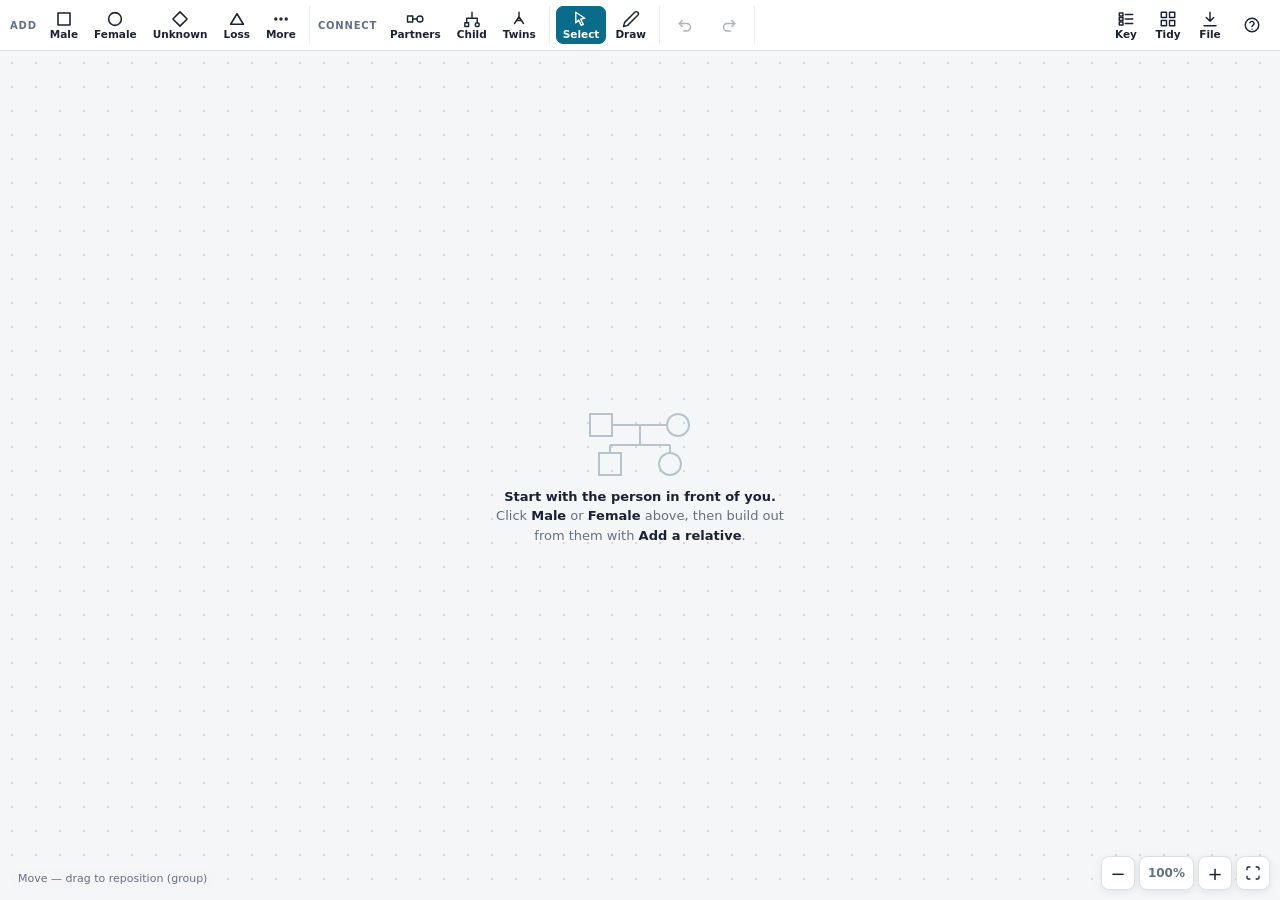
<file: studio/index.html>
<!doctype html>
<html lang="en-GB">
<head>
<meta charset="utf-8">
<meta name="viewport" content="width=device-width, initial-scale=1, maximum-scale=1, user-scalable=no">
<title>Pedigree Studio – practical edition</title>
<meta name="description" content="Draw clinical pedigrees with standard symbols. Pedigree Studio runs in your browser and sends nothing anywhere.">
<link rel="icon" href="data:image/svg+xml,%3Csvg xmlns='http://www.w3.org/2000/svg' viewBox='0 0 32 32'%3E%3Crect width='32' height='32' rx='7' fill='%2310263a'/%3E%3Cpath d='M7 11h7M18 11h0' stroke='%23fff' stroke-width='2'/%3E%3Crect x='4' y='7' width='7' height='7' fill='none' stroke='%23fff' stroke-width='2'/%3E%3Ccircle cx='21.5' cy='10.5' r='3.6' fill='%233fb7a0'/%3E%3Cpath d='M16 11v7M9 18h14M9 18v4M23 18v4' stroke='%23fff' stroke-width='2' fill='none'/%3E%3C/svg%3E">
<link rel="stylesheet" href="studio.css">
</head>
<body>

<!-- ============================ TOOLBAR ============================ -->
<header class="st-bar" role="toolbar" aria-label="Pedigree tools">
  <div class="st-group" aria-label="Add a person">
    <span class="st-glabel">Add</span>
    <button class="st-btn add-btn" type="button" data-add="male" title="Add a male (square)"><svg viewBox="0 0 24 24"><rect x="4" y="4" width="16" height="16"/></svg><span>Male</span></button>
    <button class="st-btn add-btn" type="button" data-add="female" title="Add a female (circle)"><svg viewBox="0 0 24 24"><circle cx="12" cy="12" r="8.5"/></svg><span>Female</span></button>
    <button class="st-btn add-btn" type="button" data-add="unknown" title="Add a person of unknown or unspecified sex (diamond)"><svg viewBox="0 0 24 24"><path d="M12 2.5L21.5 12 12 21.5 2.5 12z"/></svg><span>Unknown</span></button>
    <button class="st-btn add-btn" type="button" data-add="miscarriage" title="Add a pregnancy loss (triangle)"><svg viewBox="0 0 24 24"><path d="M12 5l8.5 14h-17z"/></svg><span>Loss</span></button>
    <button class="st-btn" type="button" id="moreAddBtn" aria-haspopup="true" title="More symbols: no children, infertility, adoption, text label"><svg viewBox="0 0 24 24"><circle cx="5" cy="12" r="1.3"/><circle cx="12" cy="12" r="1.3"/><circle cx="19" cy="12" r="1.3"/></svg><span>More</span></button>
  </div>

  <div class="st-group" aria-label="Connect people">
    <span class="st-glabel">Connect</span>
    <button class="st-btn tool-btn" type="button" id="tool-partner" onclick="setTool('partner')" title="Partner: click two people to join them with a relationship line"><svg viewBox="0 0 24 24"><rect x="2" y="8" width="7" height="8"/><circle cx="18.5" cy="12" r="4"/><path d="M9 12h5.5"/></svg><span>Partners</span></button>
    <button class="st-btn tool-btn" type="button" id="tool-child" onclick="setTool('child')" title="Child: click a relationship line, then the child"><svg viewBox="0 0 24 24"><path d="M12 3v8M5 11h14M5 11v6M19 11v6"/><rect x="2.5" y="17" width="5" height="5"/><circle cx="19" cy="19.5" r="2.6"/></svg><span>Child</span></button>
    <button class="st-btn tool-btn" type="button" id="tool-twin" onclick="setTool('twin')" title="Twins: click two children of the same couple"><svg viewBox="0 0 24 24"><path d="M12 3v6M12 9l-6 9M12 9l6 9M8.6 14h6.8"/></svg><span>Twins</span></button>
  </div>

  <div class="st-group" aria-label="Pointer">
    <button class="st-btn tool-btn active" type="button" id="tool-move" onclick="setTool('move')" title="Select and move (Esc)"><svg viewBox="0 0 24 24"><path d="M5 3l12 8-5.5 1.2L15 19l-2.6 1.4-3.6-6.9L5 17z"/></svg><span>Select</span></button>
    <button class="st-btn tool-btn" type="button" id="tool-draw" onclick="setTool('draw')" title="Draw freehand on the canvas"><svg viewBox="0 0 24 24"><path d="M17 3a2.8 2.8 0 1 1 4 4L7.5 20.5 2 22l1.5-5.5z"/></svg><span>Draw</span></button>
  </div>

  <div class="st-group" aria-label="Undo and redo">
    <button class="st-btn undo-btn" type="button" onclick="undo()" title="Undo (Ctrl+Z)" disabled><svg viewBox="0 0 24 24"><path d="M3 10h10a5 5 0 0 1 0 10H9"/><path d="M7 14l-4-4 4-4"/></svg></button>
    <button class="st-btn redo-btn" type="button" onclick="redo()" title="Redo (Ctrl+Y)" disabled><svg viewBox="0 0 24 24"><path d="M21 10H11a5 5 0 0 0 0 10h4"/><path d="M17 14l4-4-4-4"/></svg></button>
  </div>

  <div class="st-spacer"></div>

  <div class="st-group st-right" aria-label="View and file">
    <button class="st-btn" type="button" id="keyBtn" title="Show or hide the colour key (legend)"><svg viewBox="0 0 24 24"><rect x="3" y="4" width="5" height="4"/><rect x="3" y="10" width="5" height="4"/><rect x="3" y="16" width="5" height="4"/><path d="M11 6h10M11 12h10M11 18h10"/></svg><span>Key</span></button>
    <button class="st-btn" type="button" id="tidyBtn" title="Tidy the layout automatically (you can undo it)"><svg viewBox="0 0 24 24"><path d="M3 3h7v7H3zM14 3h7v7h-7zM3 14h7v7H3zM14 14h7v7h-7z"/></svg><span>Tidy</span></button>
    <button class="st-btn" type="button" id="fileBtn" aria-haspopup="true" title="Export, save, open and settings"><svg viewBox="0 0 24 24"><path d="M12 3v12M7 10l5 5 5-5M4 21h16"/></svg><span>File</span></button>
    <button class="st-btn" type="button" id="helpBtn" title="How to use Pedigree Studio"><svg viewBox="0 0 24 24"><circle cx="12" cy="12" r="9"/><path d="M9.2 9a2.9 2.9 0 0 1 5.6 1c0 2-2.8 2.6-2.8 4M12 17.5h.01"/></svg></button>
  </div>
</header>

<!-- "More" menu -->
<div class="st-pop" id="moreMenu" hidden role="menu">
  <button type="button" role="menuitem" data-add="no-offspring"><svg viewBox="0 0 40 24"><path d="M20 2v12M8 14h24"/></svg>No children (by choice or unknown)</button>
  <button type="button" role="menuitem" data-add="infertile"><svg viewBox="0 0 40 24"><path d="M20 2v10M8 12h24M8 18h24"/></svg>No children (infertility)</button>
  <button type="button" role="menuitem" data-add="adopted-male"><svg viewBox="0 0 40 24"><path d="M10 3H6v18h4M30 3h4v18h-4"/><rect x="13" y="6" width="14" height="12"/></svg>Adopted male</button>
  <button type="button" role="menuitem" data-add="adopted-female"><svg viewBox="0 0 40 24"><path d="M10 3H6v18h4M30 3h4v18h-4"/><circle cx="20" cy="12" r="6.5"/></svg>Adopted female</button>
  <button type="button" role="menuitem" data-add="adopted-unknown"><svg viewBox="0 0 40 24"><path d="M10 3H6v18h4M30 3h4v18h-4"/><path d="M20 5l7 7-7 7-7-7z"/></svg>Adopted, sex unknown</button>
  <hr>
  <button type="button" role="menuitem" data-add="label"><svg viewBox="0 0 40 24"><path d="M12 6V4h16v2M17 20h6M20 4v16"/></svg>Text label (e.g. date and your name)</button>
</div>

<!-- File & settings menu -->
<div class="st-pop st-pop-wide" id="fileMenu" hidden>
  <div class="pop-sec">
    <div class="pop-h">Export</div>
    <div class="pop-row">
      <button class="pbtn" type="button" onclick="saveAsImage()">Picture (PNG)</button>
      <button class="pbtn" type="button" onclick="saveAsSVG()">Vector (SVG)</button>
    </div>
    <div class="pop-row">
      <button class="pbtn" type="button" onclick="exportJSON()">Save pedigree file</button>
      <button class="pbtn" type="button" onclick="document.getElementById('importFile').click()">Open pedigree file</button>
    </div>
    <p class="pop-note">A pedigree file (<code>.json</code>) can be opened again here or in <a href="https://pedigreestudio.xyz/" target="_blank" rel="noopener">Pedigree Studio</a>.</p>
  </div>
  <div class="pop-sec">
    <div class="pop-h">Numbering</div>
    <div class="seg5">
      <button class="pbtn active" type="button" data-nm="numbers" onclick="setNumberingMode('numbers')">I-1</button>
      <button class="pbtn" type="button" data-nm="letters" onclick="setNumberingMode('letters')">I-A</button>
      <button class="pbtn" type="button" data-nm="lettersonly" onclick="setNumberingMode('lettersonly')">A, B</button>
      <button class="pbtn" type="button" data-nm="freetext" onclick="setNumberingMode('freetext')">Own</button>
      <button class="pbtn" type="button" data-nm="off" onclick="setNumberingMode('off')">Off</button>
    </div>
  </div>
  <div class="pop-sec">
    <div class="pop-h">Moving people</div>
    <div class="toggle-row">
      <label for="individualMoveToggle">Move one person at a time</label>
      <button class="toggle-switch" type="button" id="individualMoveToggle" onclick="toggleIndividualMove()" aria-label="Move one person at a time"></button>
    </div>
    <p class="pop-note">Off: dragging someone moves their whole connected family. On: only that person moves.</p>
  </div>
  <div class="pop-sec">
    <div class="pop-h">Spacing</div>
    <label class="slider-l">Gap between partners: <span id="partnerGapLabel">2×</span>
      <input type="range" min="1" max="5" step="0.5" value="2" id="partnerGapSlider" oninput="setPartnerGap(this.value)"></label>
    <label class="slider-l">Height of each generation: <span id="childHeightLabel">2.5×</span>
      <input type="range" min="2" max="6" step="0.5" value="2.5" id="childHeightSlider" oninput="setChildHeight(this.value)"></label>
  </div>
  <div class="pop-sec">
    <div class="pop-h">Long entries in the key</div>
    <div class="seg2">
      <button class="pbtn active" type="button" data-lf="widen" onclick="setLegendFit('widen')" title="Each entry on one line, with the key as wide as the longest">Widen the key</button>
      <button class="pbtn" type="button" data-lf="wrap" onclick="setLegendFit('wrap')" title="Entries go onto more lines; drag the key's right edge to change its width">Wrap the text</button>
    </div>
  </div>
  <div class="pop-sec">
    <div class="pop-h">Text labels</div>
    <div class="pop-row">
      <span class="pop-note" style="margin:0">Size</span>
      <button class="size-btn" type="button" onclick="changeLabelSize(-2)">−</button>
      <span id="labelSizeDisplay">14px</span>
      <button class="size-btn" type="button" onclick="changeLabelSize(2)">+</button>
      <button class="pbtn" type="button" id="labelBorderToggle" onclick="toggleLabelBorder()">Border Box: Off</button>
    </div>
  </div>
  <div class="pop-sec">
    <button class="pbtn danger" type="button" onclick="clearAll()">Clear the whole canvas</button>
  </div>
</div>
<input type="file" id="importFile" accept=".json,application/json" hidden onchange="importJSON(event)">

<!-- ============================ CANVAS ============================ -->
<main class="canvas-area" id="canvasArea" aria-label="Pedigree drawing area">
  <div id="canvas">
    <svg id="lines-layer" xmlns="http://www.w3.org/2000/svg"></svg>
    <svg id="draw-layer" xmlns="http://www.w3.org/2000/svg"></svg>
  </div>
  <div class="mode-banner" id="modeBanner" onclick="this.classList.remove('visible')"></div>
  <div class="pick-banner" id="pickBanner" hidden><span id="pickText"></span> <b id="pickCount"></b></div>
  <div class="empty-hint" id="emptyHint"><div>
    <svg viewBox="0 0 120 70" aria-hidden="true"><rect x="10" y="8" width="22" height="22"/><circle cx="98" cy="19" r="11"/><path d="M32 19h55M60 19v20M30 39h60M30 39v8M90 39v8"/><rect x="19" y="47" width="22" height="22"/><circle cx="90" cy="58" r="11"/></svg>
    <p><b>Start with the person in front of you.</b><br>Click <b>Male</b> or <b>Female</b> above, then build out from them with <b>Add a relative</b>.</p>
  </div></div>
  <div class="status-bar" id="statusBar" role="status" aria-live="polite">Ready</div>
  <div class="zoom-controls">
    <button class="zoom-btn" type="button" onclick="doZoom(-0.1)" title="Zoom out" aria-label="Zoom out">−</button>
    <div class="zoom-label" id="zoomLabel">100%</div>
    <button class="zoom-btn" type="button" onclick="doZoom(0.1)" title="Zoom in" aria-label="Zoom in">+</button>
    <button class="zoom-btn" type="button" onclick="fitToView()" title="Fit the pedigree to the window" aria-label="Fit to window"><svg viewBox="0 0 24 24"><path d="M8 3H5a2 2 0 0 0-2 2v3M21 8V5a2 2 0 0 0-2-2h-3M3 16v3a2 2 0 0 0 2 2h3M16 21h3a2 2 0 0 0 2-2v-3"/></svg></button>
  </div>

  <!-- ====================== INSPECTOR (contextual) ====================== -->
  <aside class="inspector" id="inspector" aria-label="Properties of the selection">
    <button class="insp-close" type="button" id="inspClose" title="Close (Esc)" aria-label="Close">×</button>

    <!-- Person -->
    <section class="panel-section props-panel" id="propsPanel">
      <h3 class="insp-h">Person <span class="insp-num" id="inspNum"></span></h3>
      <div class="qa">
        <div class="lbl">Add a relative</div>
        <div class="qa-grid">
          <button class="qa-btn" type="button" data-qa="partner" title="Add a partner beside this person"><svg viewBox="0 0 24 24"><rect x="2" y="8" width="7" height="8"/><circle cx="18.5" cy="12" r="4"/><path d="M9 12h5.5"/></svg>Partner</button>
          <button class="qa-btn" type="button" data-qa="son" title="Add a son"><svg viewBox="0 0 24 24"><path d="M12 2v7"/><rect x="7" y="10" width="10" height="10"/></svg>Son</button>
          <button class="qa-btn" type="button" data-qa="daughter" title="Add a daughter"><svg viewBox="0 0 24 24"><path d="M12 2v7"/><circle cx="12" cy="15" r="5.5"/></svg>Daughter</button>
          <button class="qa-btn" type="button" data-qa="parents" title="Add a father and mother above this person"><svg viewBox="0 0 24 24"><rect x="2" y="2" width="6" height="6"/><circle cx="19" cy="5" r="3.2"/><path d="M8 5h7.8M12 5v9"/><rect x="9" y="15" width="6" height="6"/></svg>Parents</button>
          <button class="qa-btn" type="button" data-qa="brother" title="Add a brother (shares both parents)"><svg viewBox="0 0 24 24"><path d="M6 6V3h12v3"/><rect x="2" y="7" width="8" height="8"/><rect x="14" y="7" width="8" height="8"/></svg>Brother</button>
          <button class="qa-btn" type="button" data-qa="sister" title="Add a sister (shares both parents)"><svg viewBox="0 0 24 24"><path d="M6 6V3h12v3"/><rect x="2" y="7" width="8" height="8"/><circle cx="18" cy="11" r="4"/></svg>Sister</button>
        </div>
      </div>

      <label class="lbl" for="personText">Notes under the symbol</label>
      <textarea id="personText" placeholder="e.g. Kofi&#10;d. 28, sudden death&#10;HCM on post-mortem" oninput="updatePersonText()" onfocus="pushUndo()"></textarea>

      <div class="toggle-row">
        <label onclick="toggleDeceased()">Deceased</label>
        <button class="toggle-switch" type="button" id="deceasedToggle" onclick="toggleDeceased()" aria-label="Deceased"></button>
      </div>
      <div class="toggle-row">
        <label onclick="toggleProband()">Proband (arrow and P)</label>
        <button class="toggle-switch" type="button" id="probandToggle" onclick="toggleProband()" aria-label="Proband"></button>
      </div>
      <div class="toggle-row">
        <label onclick="toggleConsultand()">Consultand (arrow)</label>
        <button class="toggle-switch" type="button" id="consultandToggle" onclick="toggleConsultand()" aria-label="Consultand"></button>
      </div>

      <div class="lbl">Shading (affected)</div>
      <div class="fill-mode-row">
        <button class="fill-mode-btn active" type="button" data-mode="none" onclick="setFillMode('none')">None</button>
        <button class="fill-mode-btn" type="button" data-mode="solid" onclick="setFillMode('solid')">Full</button>
        <button class="fill-mode-btn" type="button" data-mode="half" onclick="setFillMode('half')">Half</button>
        <button class="fill-mode-btn" type="button" data-mode="thirds" onclick="setFillMode('thirds')">Thirds</button>
        <button class="fill-mode-btn" type="button" data-mode="quartered" onclick="setFillMode('quartered')">Quarters</button>
        <button class="fill-mode-btn" type="button" data-mode="shading" onclick="setFillMode('shading')">Pattern</button>
      </div>
      <div id="solidFillUI" style="display:none;">
        <div class="fill-colors" id="solidColorPicker"></div>
      </div>
      <div id="halfFillUI" style="display:none;">
        <div class="grid-row">
          <div class="half-grid" id="halfGrid">
            <div class="half-cell" data-h="0" onclick="selectHalf(0)" style="background:#fff;">L</div>
            <div class="half-cell" data-h="1" onclick="selectHalf(1)" style="background:#fff;">R</div>
          </div>
          <span class="quarter-label" id="halfLabel">Click a half, then pick a colour</span>
        </div>
        <div class="fill-colors" id="halfColorPicker"></div>
      </div>
      <div id="thirdsFillUI" style="display:none;">
        <div class="grid-row">
          <div class="third-grid" id="thirdGrid">
            <div class="third-cell" data-t="2" onclick="selectThird(2)" style="background:#fff;">TL</div>
            <div class="third-cell" data-t="0" onclick="selectThird(0)" style="background:#fff;">TR</div>
            <div class="third-cell" data-t="1" onclick="selectThird(1)" style="background:#fff;">B</div>
          </div>
          <span class="quarter-label" id="thirdLabel">Click a third, then pick a colour</span>
        </div>
        <div class="fill-colors" id="thirdColorPicker"></div>
      </div>
      <div id="quarteredFillUI" style="display:none;">
        <div class="grid-row">
          <div class="quarter-grid" id="quarterGrid">
            <div class="quarter-cell" data-q="3" onclick="selectQuarter(3)" style="background:#fff;">TL</div>
            <div class="quarter-cell" data-q="0" onclick="selectQuarter(0)" style="background:#fff;">TR</div>
            <div class="quarter-cell" data-q="2" onclick="selectQuarter(2)" style="background:#fff;">BL</div>
            <div class="quarter-cell" data-q="1" onclick="selectQuarter(1)" style="background:#fff;">BR</div>
          </div>
          <span class="quarter-label" id="quarterLabel">Click a quarter, then pick a colour</span>
        </div>
        <div class="fill-colors" id="quarterColorPicker"></div>
      </div>
      <div id="shadingFillUI" style="display:none;">
        <div class="shading-option-row">
          <button class="shading-option-btn active" type="button" data-spattern="stripes" onclick="setShadingPattern('stripes')">Stripes</button>
          <button class="shading-option-btn" type="button" data-spattern="dots" onclick="setShadingPattern('dots')">Dots</button>
        </div>
        <div class="shading-option-row">
          <button class="shading-option-btn active" type="button" data-scoverage="full" onclick="setShadingCoverage('full')">Whole</button>
          <button class="shading-option-btn" type="button" data-scoverage="half-left" onclick="setShadingCoverage('half-left')">Left half</button>
          <button class="shading-option-btn" type="button" data-scoverage="half-right" onclick="setShadingCoverage('half-right')">Right half</button>
        </div>
      </div>

      <div class="lbl">Inside the symbol</div>
      <div class="ct-row">
        <button class="ct-btn" type="button" data-ct="" onclick="setCenterText('')" title="Nothing inside">None</button>
        <button class="ct-btn" type="button" data-ct="dot" onclick="setCenterText('dot')" title="Carrier: carries the variant but is unaffected">● Carrier</button>
        <button class="ct-btn" type="button" data-ct="P" onclick="setCenterText('P')" title="P: a current pregnancy">P</button>
        <button class="ct-btn" type="button" data-ct="D" onclick="setCenterText('D')" title="D: egg or sperm donor">D</button>
        <button class="ct-btn" type="button" data-ct="G" onclick="setCenterText('G')" title="G: gestational carrier, who carries a pregnancy to which they have no genetic link">G</button>
        <span class="ct-num" title="Several people in one symbol: type how many (or n if not known)">
          <input type="text" id="ctNumber" maxlength="2" placeholder="3" aria-label="Number of people in this symbol"><button class="ct-btn" type="button" id="ctNumberBtn">Number</button>
        </span>
      </div>

      <div class="lbl">Change symbol</div>
      <div class="shape-row">
        <button class="sh-btn" type="button" onclick="changeShape('male')" title="Male">□</button>
        <button class="sh-btn" type="button" onclick="changeShape('female')" title="Female">○</button>
        <button class="sh-btn" type="button" onclick="changeShape('unknown')" title="Unknown or unspecified sex">◇</button>
        <button class="sh-btn" type="button" onclick="changeShape('miscarriage')" title="Pregnancy loss">△</button>
        <button class="sh-btn" type="button" onclick="changeShape('adopted-male')" title="Adopted male">[□]</button>
        <button class="sh-btn" type="button" onclick="changeShape('adopted-female')" title="Adopted female">[○]</button>
        <button class="sh-btn" type="button" onclick="changeShape('adopted-unknown')" title="Adopted, sex unknown">[◇]</button>
      </div>

      <div id="miscarriageSexUI" style="display:none;">
        <div class="lbl">Sex of the pregnancy, if known</div>
        <div class="seg3">
          <button class="pbtn" type="button" data-ms="unknown" onclick="setMiscarriageSex('unknown')">Unknown</button>
          <button class="pbtn" type="button" data-ms="male" onclick="setMiscarriageSex('male')">Male</button>
          <button class="pbtn" type="button" data-ms="female" onclick="setMiscarriageSex('female')">Female</button>
        </div>
      </div>

      <details class="insp-more">
        <summary>More</summary>
        <div class="toggle-row">
          <label onclick="toggleNoSnap()">Free position (no snapping)</label>
          <button class="toggle-switch" type="button" id="noSnapToggle" onclick="toggleNoSnap()" aria-label="Free position"></button>
        </div>
      </details>
      <button class="pbtn danger wide" type="button" id="deletePersonBtn">Delete this person</button>
    </section>

    <!-- Partnership -->
    <section class="panel-section" id="partnershipPropsPanel">
      <h3 class="insp-h">Relationship line</h3>
      <div class="seg2">
        <button class="pbtn active" type="button" data-pt="normal" onclick="setPartnershipType('normal')">Partners</button>
        <button class="pbtn" type="button" data-pt="consanguineous" onclick="setPartnershipType('consanguineous')">Related (consanguineous)</button>
        <button class="pbtn" type="button" data-pt="separated" onclick="setPartnershipType('separated')">Separated</button>
        <button class="pbtn" type="button" data-pt="consanguineous-separated" onclick="setPartnershipType('consanguineous-separated')">Related, separated</button>
      </div>
      <div class="qa">
        <div class="lbl">Add a child of this couple</div>
        <div class="qa-grid">
          <button class="qa-btn" type="button" data-qp="male"><svg viewBox="0 0 24 24"><path d="M12 2v7"/><rect x="7" y="10" width="10" height="10"/></svg>Son</button>
          <button class="qa-btn" type="button" data-qp="female"><svg viewBox="0 0 24 24"><path d="M12 2v7"/><circle cx="12" cy="15" r="5.5"/></svg>Daughter</button>
          <button class="qa-btn" type="button" data-qp="unknown"><svg viewBox="0 0 24 24"><path d="M12 2v6"/><path d="M12 9l6 6-6 6-6-6z"/></svg>Unknown</button>
        </div>
      </div>
      <button class="pbtn danger wide" type="button" onclick="deleteSelectedPartnership()">Delete this relationship line</button>
    </section>

    <!-- Child line -->
    <section class="panel-section" id="childLinkPropsPanel">
      <h3 class="insp-h">Line of descent</h3>
      <div class="seg2">
        <button class="pbtn active" type="button" data-cls="solid" onclick="setChildLineStyle('solid')">Solid (biological)</button>
        <button class="pbtn" type="button" data-cls="dashed" onclick="setChildLineStyle('dashed')">Dashed (adopted in)</button>
      </div>
      <button class="pbtn danger wide" type="button" onclick="deleteSelectedChildLink()">Delete this line</button>
    </section>

    <!-- Several people -->
    <section class="panel-section" id="multiSelectPanel">
      <h3 class="insp-h">People selected <span class="multi-select-count" id="multiSelectCount"></span></h3>
      <p class="pop-note">Shading changes apply to everyone selected.</p>
      <div class="fill-mode-row">
        <button class="fill-mode-btn" type="button" data-mmode="none" onclick="multiSetFillMode('none')">None</button>
        <button class="fill-mode-btn" type="button" data-mmode="solid" onclick="multiSetFillMode('solid')">Full</button>
        <button class="fill-mode-btn" type="button" data-mmode="half" onclick="multiSetFillMode('half')">Half</button>
        <button class="fill-mode-btn" type="button" data-mmode="thirds" onclick="multiSetFillMode('thirds')">Thirds</button>
        <button class="fill-mode-btn" type="button" data-mmode="quartered" onclick="multiSetFillMode('quartered')">Quarters</button>
        <button class="fill-mode-btn" type="button" data-mmode="shading" onclick="multiSetFillMode('shading')">Pattern</button>
      </div>
      <div id="multiSolidFillUI" style="display:none;"><div class="fill-colors" id="multiSolidColorPicker"></div></div>
      <div id="multiHalfFillUI" style="display:none;">
        <div class="grid-row">
          <div class="half-grid" id="multiHalfGrid">
            <div class="half-cell" data-mh="0" onclick="multiSelectHalf(0)" style="background:#fff;">L</div>
            <div class="half-cell" data-mh="1" onclick="multiSelectHalf(1)" style="background:#fff;">R</div>
          </div>
          <span class="quarter-label" id="multiHalfLabel">Click a half, then pick a colour</span>
        </div>
        <div class="fill-colors" id="multiHalfColorPicker"></div>
      </div>
      <div id="multiThirdsFillUI" style="display:none;">
        <div class="grid-row">
          <div class="third-grid" id="multiThirdGrid">
            <div class="third-cell" data-mt="2" onclick="multiSelectThird(2)" style="background:#fff;">TL</div>
            <div class="third-cell" data-mt="0" onclick="multiSelectThird(0)" style="background:#fff;">TR</div>
            <div class="third-cell" data-mt="1" onclick="multiSelectThird(1)" style="background:#fff;">B</div>
          </div>
          <span class="quarter-label" id="multiThirdLabel">Click a third, then pick a colour</span>
        </div>
        <div class="fill-colors" id="multiThirdColorPicker"></div>
      </div>
      <div id="multiQuarteredFillUI" style="display:none;">
        <div class="grid-row">
          <div class="quarter-grid" id="multiQuarterGrid">
            <div class="quarter-cell" data-mq="3" onclick="multiSelectQuarter(3)" style="background:#fff;">TL</div>
            <div class="quarter-cell" data-mq="0" onclick="multiSelectQuarter(0)" style="background:#fff;">TR</div>
            <div class="quarter-cell" data-mq="2" onclick="multiSelectQuarter(2)" style="background:#fff;">BL</div>
            <div class="quarter-cell" data-mq="1" onclick="multiSelectQuarter(1)" style="background:#fff;">BR</div>
          </div>
          <span class="quarter-label" id="multiQuarterLabel">Click a quarter, then pick a colour</span>
        </div>
        <div class="fill-colors" id="multiQuarterColorPicker"></div>
      </div>
      <div id="multiShadingFillUI" style="display:none;">
        <div class="shading-option-row">
          <button class="shading-option-btn" type="button" data-mspattern="stripes" onclick="multiSetShadingPattern('stripes')">Stripes</button>
          <button class="shading-option-btn" type="button" data-mspattern="dots" onclick="multiSetShadingPattern('dots')">Dots</button>
        </div>
        <div class="shading-option-row">
          <button class="shading-option-btn" type="button" data-mscoverage="full" onclick="multiSetShadingCoverage('full')">Whole</button>
          <button class="shading-option-btn" type="button" data-mscoverage="half-left" onclick="multiSetShadingCoverage('half-left')">Left half</button>
          <button class="shading-option-btn" type="button" data-mscoverage="half-right" onclick="multiSetShadingCoverage('half-right')">Right half</button>
        </div>
      </div>
      <button class="pbtn danger wide" type="button" onclick="deleteMultiSelected()">Delete everyone selected</button>
    </section>

    <section class="panel-section" id="multiPartnershipPanel">
      <h3 class="insp-h">Relationship lines selected <span class="multi-select-count" id="multiPartnershipCount"></span></h3>
      <div class="seg2">
        <button class="pbtn" type="button" data-mpt="normal" onclick="multiSetPartnershipType('normal')">Partners</button>
        <button class="pbtn" type="button" data-mpt="consanguineous" onclick="multiSetPartnershipType('consanguineous')">Related</button>
        <button class="pbtn" type="button" data-mpt="separated" onclick="multiSetPartnershipType('separated')">Separated</button>
        <button class="pbtn" type="button" data-mpt="consanguineous-separated" onclick="multiSetPartnershipType('consanguineous-separated')">Related, separated</button>
      </div>
      <button class="pbtn danger wide" type="button" onclick="deleteMultiSelectedPartnerships()">Delete the selected lines</button>
    </section>

    <section class="panel-section" id="multiChildLinkPanel">
      <h3 class="insp-h">Lines of descent selected <span class="multi-select-count" id="multiChildLinkCount"></span></h3>
      <div class="seg2">
        <button class="pbtn" type="button" data-mcls="solid" onclick="multiSetChildLineStyle('solid')">Solid (biological)</button>
        <button class="pbtn" type="button" data-mcls="dashed" onclick="multiSetChildLineStyle('dashed')">Dashed (adopted in)</button>
      </div>
      <button class="pbtn danger wide" type="button" onclick="deleteMultiSelectedChildLinks()">Delete the selected lines</button>
    </section>

    <!-- Twins (shown while the twin tool is active) -->
    <section class="panel-section" id="twinPanel">
      <h3 class="insp-h">Twins</h3>
      <p class="pop-note">Click two children of the same couple.</p>
      <div class="seg3">
        <button class="pbtn active" type="button" data-tt="identical" onclick="setTwinType('identical')">Identical (monozygotic)</button>
        <button class="pbtn" type="button" data-tt="nonidentical" onclick="setTwinType('nonidentical')">Non-identical (dizygotic)</button>
        <button class="pbtn" type="button" data-tt="unknown" onclick="setTwinType('unknown')" title="Zygosity not known">Not known (?)</button>
      </div>
    </section>

    <!-- Draw -->
    <section class="panel-section" id="drawPanel" style="display:none;">
      <h3 class="insp-h">Draw</h3>
      <div class="seg2">
        <button class="pbtn active" type="button" id="drawModePen" onclick="setDrawMode('pen')">Pen</button>
        <button class="pbtn" type="button" id="drawModeEraser" onclick="setDrawMode('eraser')">Eraser</button>
      </div>
      <div id="drawPenSettings">
        <div class="lbl">Colour</div>
        <div class="draw-settings-row" id="drawColorPicker"></div>
        <label class="slider-l">Line width: <span id="drawWidthLabel">4px</span>
          <input type="range" min="1" max="12" step="1" value="4" id="drawWidthSlider" oninput="setDrawWidth(this.value)"></label>
      </div>
      <div id="drawEraserSettings" style="display:none;"><p class="pop-note">Tap a drawn line to remove it. Symbols and relationship lines are not affected.</p></div>
      <button class="pbtn wide" type="button" onclick="clearDrawings()">Clear all drawing</button>
    </section>
  </aside>
</main>

<!-- Help -->
<div class="help-back" id="helpOverlay" hidden>
  <div class="help-card" role="dialog" aria-modal="true" aria-labelledby="helpTitle">
    <button class="insp-close" type="button" id="helpClose" aria-label="Close">×</button>
    <h2 id="helpTitle">Drawing with Pedigree Studio</h2>
    <ol class="help-steps">
      <li><b>Add the first person</b> with <b>Male</b>, <b>Female</b> or <b>Unknown</b> on the toolbar. This is usually the proband: turn on <b>Proband</b> in the panel that opens.</li>
      <li><b>Build out from them.</b> With a person selected, <b>Add a relative</b> adds a partner, children, parents or brothers and sisters, already joined up, and lays the pedigree out again to make room.</li>
      <li><b>Join people yourself</b> with the tools under <b>Connect</b>. <b>Partners</b>: click two people. <b>Child</b>: click a relationship line, then the child. <b>Twins</b>: choose identical, non-identical or not known, then click two children of the same couple.</li>
      <li><b>Describe each person</b> in the panel: notes under the symbol (name, age, diagnoses with age at diagnosis), deceased, shading for affected, and symbols inside (carrier dot, P for pregnancy, a number for several people).</li>
      <li><b>Add a key</b> with <b>Key</b>: a box listing the colours in use, into which you type what each one means. Under <b>File</b>, a long entry can widen the key or wrap onto more lines; drag the right edge of a key that wraps to make it wider or narrower.</li>
      <li><b>Click a line</b> to change it: relationship lines can be consanguineous or separated, and a line of descent can be dashed for adoption.</li>
      <li><b>Drag</b> to move people. Dragging moves the whole connected family unless you switch on <b>Move one person at a time</b> under <b>File</b>. Drag the background to pan; scroll or pinch to zoom; <b>Fit</b> brings everything into view.</li>
    </ol>
    <table class="help-keys">
      <tr><td><kbd>Ctrl</kbd>+<kbd>Z</kbd> / <kbd>Ctrl</kbd>+<kbd>Y</kbd></td><td>Undo / redo</td></tr>
      <tr><td><kbd>Delete</kbd></td><td>Delete what is selected</td></tr>
      <tr><td><kbd>Shift</kbd> + click</td><td>Select several people or lines</td></tr>
      <tr><td><kbd>Esc</kbd></td><td>Cancel the current tool and clear the selection</td></tr>
    </table>
    <p class="pop-note">Pedigree Studio runs entirely in your browser. Nothing you draw is sent anywhere.</p>
  </div>
</div>

<!-- Elements the engine expects that the practical edition does not show -->
<div hidden aria-hidden="true">
  <div id="splashOverlay" class="hidden"></div>
  <div id="sidePanel"></div><div id="panelOverlay"></div>
  <div id="extraShapes" style="display:flex"></div><button id="extraShapesToggle" type="button"></button>
  <div id="configSection"></div><button id="configToggle" type="button"></button>
</div>

<script src="engine.js"></script>
<script src="practical.js"></script>
</body>
</html>
</file>
<file: assets/css/app.css>
/* =====================================================================
   Pedigree practical – styles
   The shell, tutorial and question styles follow the other practicals.
   ===================================================================== */
:root {
  --bg: #eef1f5;
  --panel: #ffffff;
  --panel-2: #f7f8fa;
  --panel-3: #eef1f5;
  --ink: #18212f;
  --ink-2: #384355;
  --muted: #647086;
  --line: #e0e5ec;
  --line-2: #cbd3de;
  --accent: #0b6b8a;
  --accent-2: #0a5a74;
  --accent-soft: #e2f1f6;
  --accent-ink: #ffffff;
  --act: #b8480b;
  --act-soft: #fff3e9;
  --good: #16794a;
  --good-soft: #e3f4eb;
  --bad: #b3261e;
  --bad-soft: #fdeceb;
  --warn: #8a5a00;
  --warn-soft: #fff6de;
  --ethics: #6b3fa0;
  --ethics-soft: #f3edfb;
  --radius: 10px;
  --radius-s: 7px;
  --shadow: 0 1px 2px rgba(16, 24, 40, 0.06), 0 2px 6px rgba(16, 24, 40, 0.06);
  --shadow-l: 0 10px 30px rgba(16, 24, 40, 0.18);
  --font: system-ui, -apple-system, 'Segoe UI', Roboto, 'Helvetica Neue', Arial, sans-serif;
  --mono: ui-monospace, SFMono-Regular, Menlo, Consolas, 'Liberation Mono', monospace;
  --tut-w: 44%;
  --header-h: 52px;
  color-scheme: only light;
}
* { box-sizing: border-box; }
html, body { margin: 0; height: 100%; }
body { font-family: var(--font); color: var(--ink); background: var(--bg); font-size: 15px; line-height: 1.55; -webkit-font-smoothing: antialiased; }
button, input, select, textarea { font: inherit; color: inherit; }
a { color: var(--accent); }
a:hover { color: var(--accent-2); }
code, kbd { font-family: var(--mono); font-size: 0.9em; }
code { background: var(--panel-3); padding: 0.05em 0.35em; border-radius: 4px; }
kbd, .kbd { border: 1px solid var(--line-2); border-bottom-width: 2px; border-radius: 4px; padding: 0 0.35em; background: #fff; font-size: 0.85em; }
.muted { color: var(--muted); }
.hint { color: var(--muted); font-size: 0.86em; margin: 0.4em 0; }
[hidden] { display: none !important; }
.ic { flex: none; vertical-align: middle; }
.sr-only { position: absolute; width: 1px; height: 1px; padding: 0; margin: -1px; overflow: hidden; clip: rect(0, 0, 0, 0); border: 0; }
body.dragging { user-select: none; }
body.dragging iframe { pointer-events: none; }

/* ---------------- buttons ---------------- */
.btn { display: inline-flex; align-items: center; gap: 0.4em; border: 1px solid var(--line-2); background: #fff; color: var(--ink); border-radius: var(--radius-s); padding: 0.38em 0.8em; cursor: pointer; font-size: 0.92em; font-weight: 550; line-height: 1.2; white-space: nowrap; transition: background 0.12s, border-color 0.12s; }
.btn:hover { background: var(--panel-2); border-color: #b6c0ce; }
.btn:focus-visible, .ch-tab:focus-visible, .wb-tab:focus-visible, .do:focus-visible, .goto:focus-visible { outline: 2px solid var(--accent); outline-offset: 1px; }
.btn.primary { background: var(--accent); border-color: var(--accent); color: var(--accent-ink); }
.btn.primary:hover { background: var(--accent-2); border-color: var(--accent-2); }
.btn.small { padding: 0.28em 0.65em; font-size: 0.84em; }
.btn.ghost { background: transparent; }
.btn .ic { width: 16px; height: 16px; }
.btn.running { opacity: 0.6; pointer-events: none; }
.linkbtn { border: 0; background: none; color: var(--accent); cursor: pointer; padding: 0 0.2em; font-weight: 600; display: inline-flex; align-items: center; gap: 0.3em; font-size: 0.86em; }
.linkbtn .ic { width: 14px; height: 14px; }
.icon-btn { border: 0; background: none; cursor: pointer; padding: 3px; border-radius: 5px; color: var(--muted); display: inline-flex; }
.icon-btn:hover { background: var(--panel-3); color: var(--ink); }
.icon-btn .ic { width: 16px; height: 16px; }
.chip { display: inline-block; border: 1px solid var(--line-2); background: #fff; border-radius: 999px; padding: 0 0.6em; font-size: 0.84em; margin: 1px 0; }

/* ---------------- app shell ---------------- */
.app { display: flex; flex-direction: column; height: 100vh; height: 100dvh; }
.topbar { height: var(--header-h); flex: none; display: flex; align-items: center; gap: 14px; padding: 0 14px; background: #10263a; color: #eaf2f8; border-bottom: 1px solid #0a1a28; }
.brand { display: flex; align-items: center; gap: 10px; min-width: 0; }
.brand-mark { width: 30px; height: 30px; flex: none; }
.brand-title { font-weight: 700; font-size: 1.02rem; letter-spacing: 0.01em; white-space: nowrap; }
.brand-sub { font-size: 0.78rem; color: #9fb6c8; white-space: nowrap; overflow: hidden; text-overflow: ellipsis; }
.topbar .spacer { flex: 1; }
.progress-wrap { display: flex; align-items: center; gap: 8px; font-size: 0.82rem; color: #b9cad7; }
.progress { width: 140px; height: 8px; border-radius: 99px; background: #26435b; overflow: hidden; }
.progress > i { display: block; height: 100%; width: 0; background: linear-gradient(90deg, #3fb7a0, #7fd67a); transition: width 0.4s; }
.topbar .btn { background: #1c3a52; border-color: #2b5170; color: #eaf2f8; }
.topbar .btn:hover { background: #24496a; }
.main { flex: 1; min-height: 0; display: flex; }
.tut { width: var(--tut-w); min-width: 320px; max-width: 72%; overflow: auto; background: var(--panel); border-right: 1px solid var(--line); scroll-behavior: smooth; }
.splitter { width: 7px; flex: none; cursor: col-resize; background: var(--bg); border-right: 1px solid var(--line); position: relative; touch-action: none; }
.splitter::after { content: ''; position: absolute; left: 2px; top: 50%; width: 3px; height: 38px; margin-top: -19px; border-radius: 3px; background: var(--line-2); }
.splitter:hover::after, .splitter.drag::after, .splitter:focus-visible::after { background: var(--accent); }
.bench { flex: 1; min-width: 0; display: flex; flex-direction: column; background: var(--panel); }
.wb-tabs { display: flex; gap: 2px; padding: 6px 8px 0; background: var(--bg); border-bottom: 1px solid var(--line); flex: none; align-items: flex-end; }
.wb-tab { display: inline-flex; align-items: center; gap: 7px; border: 1px solid transparent; border-bottom: 0; background: transparent; padding: 7px 14px 8px; border-radius: 9px 9px 0 0; cursor: pointer; font-weight: 600; color: var(--muted); font-size: 0.92rem; position: relative; top: 1px; }
.wb-tab:hover { color: var(--ink); background: rgba(255, 255, 255, 0.6); }
.wb-tab.on { background: var(--panel); border-color: var(--line); color: var(--ink); }
.wb-tab .ic { width: 17px; height: 17px; }
.wb-tab .dot { width: 7px; height: 7px; border-radius: 50%; background: var(--act); display: none; }
.wb-tab.attn .dot { display: inline-block; }
.wb-body { flex: 1; min-height: 0; position: relative; }
.wb-pane { position: absolute; inset: 0; display: flex; flex-direction: column; }
.wb-pane[hidden] { display: none !important; }

/* pedigree pane */
.ped-bar { flex: none; display: flex; align-items: center; gap: 8px; padding: 6px 10px; border-bottom: 1px solid var(--line); background: var(--panel-2); flex-wrap: wrap; }
.ped-pick { display: flex; align-items: center; gap: 7px; font-size: 0.82rem; font-weight: 650; color: var(--muted); flex: 1; min-width: 220px; }
.ped-pick select { flex: 1; min-width: 0; max-width: 420px; border: 1px solid var(--line-2); border-radius: 7px; padding: 5px 8px; background: #fff; color: var(--ink); font-weight: 600; font-size: 0.9rem; }
#studioFrame { flex: 1; min-height: 0; width: 100%; border: 0; display: block; background: #f5f6f8; }
.ex-empty { padding: 30px 20px; text-align: center; color: var(--muted); }
.ex-empty h3 { color: var(--ink); margin: 0 0 6px; }

/* ---------------- tutorial pane ---------------- */
.ch-nav { position: sticky; top: 0; z-index: 5; background: rgba(255, 255, 255, 0.96); backdrop-filter: blur(6px); border-bottom: 1px solid var(--line); padding: 8px 14px; display: flex; gap: 4px; flex-wrap: wrap; }
.ch-tab { border: 1px solid var(--line); background: #fff; border-radius: 99px; padding: 3px 10px 3px 4px; font-size: 0.82rem; cursor: pointer; display: inline-flex; align-items: center; gap: 6px; color: var(--ink-2); font-weight: 550; }
.ch-tab .num { width: 20px; height: 20px; border-radius: 50%; display: inline-grid; place-items: center; background: var(--panel-3); font-size: 0.74rem; font-weight: 700; color: var(--muted); }
.ch-tab.on { border-color: var(--accent); background: var(--accent-soft); color: var(--accent-2); }
.ch-tab.on .num { background: var(--accent); color: #fff; }
.ch-tab.done .num { background: var(--good); color: #fff; }
.chapter { padding: 18px 26px 60px; max-width: 840px; }
.chapter h1 { font-size: 1.55rem; line-height: 1.25; margin: 0.2em 0 0.2em; letter-spacing: -0.01em; }
.chapter h2 { font-size: 1.18rem; margin: 1.7em 0 0.5em; padding-top: 0.6em; border-top: 1px solid var(--line); scroll-margin-top: 60px; }
.chapter h2:first-of-type { border-top: 0; }
.chapter h3 { font-size: 1.02rem; margin: 1.3em 0 0.4em; }
.chapter p, .chapter li { color: var(--ink-2); }
.chapter ul, .chapter ol { padding-left: 1.3em; }
.chapter li { margin: 0.25em 0; }
.lede { font-size: 1.04rem; color: var(--ink-2); }
.meta-row { display: flex; flex-wrap: wrap; gap: 8px; margin: 0.6em 0 1em; }
.pill { display: inline-flex; align-items: center; gap: 5px; font-size: 0.78rem; font-weight: 600; border-radius: 99px; padding: 2px 9px; background: var(--panel-3); color: var(--ink-2); }
.pill.time { background: var(--accent-soft); color: var(--accent-2); }
.pill.ext { background: var(--ethics-soft); color: var(--ethics); }
.callout { border-radius: var(--radius); padding: 10px 14px; margin: 1em 0; border: 1px solid var(--line); background: var(--panel-2); }
.callout > :first-child { margin-top: 0; }
.callout > :last-child { margin-bottom: 0; }
.callout .co-t { font-weight: 700; font-size: 0.86rem; display: flex; align-items: center; gap: 6px; margin-bottom: 4px; }
.callout.info { background: var(--accent-soft); border-color: #bfdfe9; }
.callout.info .co-t { color: var(--accent-2); }
.callout.ethics { background: var(--ethics-soft); border-color: #dccdf1; }
.callout.ethics .co-t { color: var(--ethics); }
.callout.warn { background: var(--warn-soft); border-color: #f0dca3; }
.callout.warn .co-t { color: var(--warn); }
.callout.points { background: #f1f6ee; border-color: #d3e6c7; }
.callout.points .co-t { color: #3f6b22; }
.callout.scenario { background: #fffdf4; border-color: #eadfae; border-left: 4px solid #c9a227; }
.callout.scenario .co-t { color: #7a5f00; }

/* activity cards */
.activity { border: 1px solid #f1d2bb; border-left: 4px solid var(--act); background: #fffaf6; border-radius: var(--radius); padding: 12px 16px; margin: 1.1em 0; }
.activity > .act-t { margin: 0 0 6px; font-size: 1rem; color: var(--act); font-weight: 700; display: flex; align-items: center; gap: 8px; flex-wrap: wrap; }
.activity .act-t .btn { margin-left: auto; }
.steps { list-style: none; padding: 0; margin: 6px 0; counter-reset: st; }
.steps > li { counter-increment: st; position: relative; padding: 6px 0 6px 34px; margin: 0; border-top: 1px dashed #f0dccc; }
.steps > li:first-child { border-top: 0; }
.steps > li::before { content: counter(st); position: absolute; left: 0; top: 6px; width: 23px; height: 23px; border-radius: 50%; background: #fff; border: 1.5px solid var(--act); color: var(--act); font-weight: 700; font-size: 0.78rem; display: grid; place-items: center; }
.steps > li.task-done::before { content: '✓'; background: var(--good); border-color: var(--good); color: #fff; }
.steps > li.task-done { color: var(--muted); }
.steps .task-check { float: right; margin: 2px 0 0 10px; display: inline-flex; align-items: center; gap: 4px; font-size: 0.78rem; color: var(--muted); cursor: pointer; user-select: none; }
.steps .task-check input { accent-color: var(--good); }
.auto-tag { font-size: 0.72rem; color: var(--good); font-weight: 600; margin-left: 4px; }
.do { display: inline-flex; align-items: center; gap: 5px; border: 1px solid #cfe3ea; background: #fff; color: var(--accent-2); border-radius: 999px; padding: 1px 10px 1px 7px; font-size: 0.82rem; font-weight: 650; cursor: pointer; vertical-align: 1px; white-space: nowrap; }
.do::before { content: '▶'; font-size: 0.7em; }
.do:hover { background: var(--accent-soft); border-color: var(--accent); }
.do.running { opacity: 0.6; pointer-events: none; }
.do.showme { border-style: dashed; color: var(--muted); }
.do.showme:hover { color: var(--accent-2); }
.goto { display: inline-flex; align-items: center; gap: 4px; border: 0; background: var(--panel-3); border-radius: 6px; padding: 0 7px; font-size: 0.86rem; font-weight: 650; cursor: pointer; color: var(--ink-2); }
.goto:hover { background: var(--accent-soft); color: var(--accent-2); }

/* questions */
.q { border: 1px solid var(--line); border-radius: var(--radius); padding: 12px 14px; margin: 1em 0; background: #fff; box-shadow: var(--shadow); }
.q-h { display: flex; gap: 10px; align-items: flex-start; }
.q-n { flex: none; font-size: 0.72rem; font-weight: 800; letter-spacing: 0.04em; color: #fff; background: var(--accent); border-radius: 6px; padding: 2px 7px; margin-top: 2px; }
.q-text { font-weight: 600; color: var(--ink); }
.q-text p { margin: 0 0 0.4em; color: var(--ink); }
.q-body { margin-top: 8px; }
.q textarea, .q input[type='text'] { width: 100%; border: 1px solid var(--line-2); border-radius: var(--radius-s); padding: 7px 9px; background: var(--panel-2); resize: vertical; }
.q textarea { min-height: 64px; }
.q textarea:focus, .q input:focus { outline: 2px solid var(--accent-soft); border-color: var(--accent); background: #fff; }
.q-actions { display: flex; align-items: center; gap: 8px; margin-top: 8px; flex-wrap: wrap; }
.q-feedback { font-size: 0.88rem; font-weight: 600; flex-basis: 100%; }
.q-feedback:empty { display: none; }
.q-feedback.ok { color: var(--good); }
.q-feedback.no { color: var(--bad); }
.q-answer { margin-top: 8px; border-radius: var(--radius-s); background: var(--good-soft); border: 1px solid #c3e4d0; padding: 8px 12px; font-size: 0.93rem; }
.q-answer > :first-child { margin-top: 0; }
.q-answer > :last-child { margin-bottom: 0; }
.q.answered { border-color: #bfe0cc; }
.q.picking { border-color: #f1a57c; box-shadow: 0 0 0 3px #fde3d3; }
.mcq { display: grid; gap: 6px; }
.mcq label { display: flex; gap: 8px; align-items: flex-start; border: 1px solid var(--line); border-radius: var(--radius-s); padding: 6px 10px; cursor: pointer; background: var(--panel-2); }
.mcq label:hover { border-color: var(--accent); }
.mcq label.right { border-color: var(--good); background: var(--good-soft); }
.mcq label.wrong { border-color: var(--bad); background: var(--bad-soft); }
.mcq input { margin-top: 5px; accent-color: var(--accent); }
.pick-chosen { margin-top: 8px; font-size: 0.86rem; color: var(--ink-2); line-height: 1.8; }
.pc-out { margin-top: 8px; }
.pc-sum { font-size: 0.92rem; padding: 7px 10px; border-radius: var(--radius-s); background: var(--warn-soft); border: 1px solid #f0dca3; }
.pc-sum.ok { background: var(--good-soft); border-color: #c3e4d0; color: var(--good); }
.pc-list { margin: 6px 0 0; padding-left: 1.2em; font-size: 0.88rem; }
.pc-list li { margin: 3px 0; }
.pc-list li.pc-miss::marker { content: '＋ '; color: var(--act); }
.pc-list li.pc-wrong::marker { content: '✎ '; color: var(--act); }
.pc-list li.pc-extra::marker { content: '? '; color: var(--act); font-weight: 700; }
.pc-list li.pc-more { list-style: none; color: var(--muted); }
.no-answers .q-model { display: none !important; }

/* figures, tables, cards */
.fig { margin: 1em 0; }
.fig img, .fig svg { max-width: 100%; height: auto; }
.fig figcaption { font-size: 0.84rem; color: var(--muted); margin-top: 4px; }
.table { width: 100%; border-collapse: collapse; font-size: 0.9rem; margin: 0.8em 0; }
.table th, .table td { border-bottom: 1px solid var(--line); padding: 6px 8px; text-align: left; vertical-align: top; }
.table th { background: var(--panel-2); font-weight: 650; color: var(--ink-2); }
.next-row { display: flex; justify-content: space-between; gap: 10px; margin-top: 2.2em; padding-top: 1em; border-top: 1px solid var(--line); flex-wrap: wrap; }
.two-col { display: grid; grid-template-columns: 1fr 1fr; gap: 12px; }
@media (max-width: 700px) { .two-col { grid-template-columns: 1fr; } }
.cardlet { border: 1px solid var(--line); border-radius: var(--radius); padding: 10px 12px; background: var(--panel-2); }
.cardlet h4 { margin: 0 0 4px; font-size: 0.95rem; }
.cardlet p { margin: 0; font-size: 0.9rem; }
.name-field { display: flex; gap: 8px; align-items: center; flex-wrap: wrap; }
.name-field input { border: 1px solid var(--line-2); border-radius: var(--radius-s); padding: 6px 9px; min-width: 240px; }
.optional { border-top: 2px dashed var(--line); margin-top: 2em; }

/* symbol table */
.symtab { width: 100%; border-collapse: collapse; font-size: 0.88rem; margin: 0.8em 0; }
.symtab th, .symtab td { border-bottom: 1px solid var(--line); padding: 5px 6px; vertical-align: middle; text-align: left; }
.symtab th { background: var(--panel-2); font-weight: 650; color: var(--ink-2); }
.symtab td.sym { width: 1%; white-space: nowrap; }
.symtab svg { display: inline-block; vertical-align: middle; max-width: 120px; height: auto; }
.symtab td:nth-child(2) { width: 24%; }
.symtab td:nth-child(3) { font-size: 0.86rem; color: var(--ink-2); }
/* on a phone each symbol becomes a small card: picture and name, then the notes */
@media (max-width: 520px) {
  .symtab thead { display: none; }
  .symtab tr { display: grid; grid-template-columns: auto 1fr; column-gap: 10px; align-items: center; padding: 6px 0; border-bottom: 1px solid var(--line); }
  .symtab td { border: 0; padding: 2px 0; }
  .symtab td.sym { width: auto; }
  .symtab td:nth-child(2) { width: auto; }
  .symtab td:nth-child(3) { grid-column: 1 / -1; }
}

/* interviews */
.interview { border: 1px solid var(--line-2); border-radius: var(--radius); background: #fff; margin: 1em 0; overflow: hidden; box-shadow: var(--shadow); }
.iv-head { display: flex; align-items: center; gap: 10px; padding: 8px 12px; background: #f3f6f9; border-bottom: 1px solid var(--line); }
.iv-avatar { width: 34px; height: 34px; border-radius: 50%; background: #2a5f7d; color: #fff; display: grid; place-items: center; font-weight: 700; font-size: 0.85rem; flex: none; }
.iv-name { font-weight: 700; }
.iv-sub { font-size: 0.8rem; color: var(--muted); }
.iv-log { max-height: 340px; min-height: 120px; overflow-y: auto; padding: 10px 12px; display: flex; flex-direction: column; gap: 7px; background: #fbfcfd; }
.iv-msg { max-width: 86%; border-radius: 12px; padding: 6px 10px; font-size: 0.92rem; line-height: 1.45; }
.iv-msg .iv-who { font-size: 0.7rem; font-weight: 700; text-transform: uppercase; letter-spacing: 0.06em; opacity: 0.7; }
.iv-msg.me { align-self: flex-end; background: var(--accent); color: #fff; border-bottom-right-radius: 4px; }
.iv-msg.them { align-self: flex-start; background: #fff; border: 1px solid var(--line); border-bottom-left-radius: 4px; color: var(--ink); }
.iv-msg.typing .iv-text { animation: ivfade 0.45s ease; }
@keyframes ivfade { from { opacity: 0; } to { opacity: 1; } }
.iv-coach { align-self: stretch; background: var(--warn-soft); border: 1px solid #f0dca3; border-radius: 8px; padding: 6px 10px; font-size: 0.86rem; color: #5b4200; }
.iv-note { align-self: stretch; display: flex; gap: 6px; background: var(--accent-soft); border-radius: 8px; padding: 6px 10px; font-size: 0.84rem; color: var(--accent-2); }
.iv-note .ic { width: 16px; height: 16px; margin-top: 2px; }
.iv-ask { border-top: 1px solid var(--line); padding: 8px 12px 6px; }
.iv-asklabel { font-size: 0.72rem; font-weight: 700; text-transform: uppercase; letter-spacing: 0.08em; color: var(--muted); margin-bottom: 5px; }
.iv-topics { display: flex; flex-wrap: wrap; gap: 4px; margin-bottom: 7px; }
.iv-topic { border: 1px solid var(--line-2); background: #fff; border-radius: 999px; padding: 2px 6px 2px 10px; font-size: 0.8rem; font-weight: 600; cursor: pointer; display: inline-flex; align-items: center; gap: 5px; color: var(--ink-2); }
.iv-topic.on { background: var(--ink-2); border-color: var(--ink-2); color: #fff; }
.iv-count { min-width: 18px; height: 18px; border-radius: 99px; background: var(--accent-soft); color: var(--accent-2); font-size: 0.7rem; display: inline-grid; place-items: center; padding: 0 4px; }
.iv-topic.on .iv-count { background: rgba(255,255,255,0.25); color: #fff; }
.iv-count.none { background: var(--good-soft); color: var(--good); }
.iv-chips { display: flex; flex-direction: column; gap: 4px; }
.iv-q { text-align: left; border: 1px solid #bfdfe9; background: #f5fbfd; color: var(--accent-2); border-radius: 8px; padding: 5px 10px; cursor: pointer; font-size: 0.9rem; }
.iv-q:hover { background: var(--accent-soft); border-color: var(--accent); }
.iv-empty { margin: 2px 0; font-size: 0.86rem; color: var(--muted); }
.iv-foot { display: flex; justify-content: space-between; align-items: center; gap: 10px; padding: 6px 12px 8px; font-size: 0.82rem; color: var(--muted); flex-wrap: wrap; }

/* inheritance tab */
.inh-root { overflow-y: auto; padding: 12px 16px 30px; background: #fff; }
.inh { max-width: 640px; margin: 0 auto 18px; }
.inh h3 { margin: 4px 0 8px; font-size: 1.02rem; }
.seg { display: inline-flex; border: 1px solid var(--line-2); border-radius: 8px; overflow: hidden; flex-wrap: wrap; }
.seg-btn { border: 0; background: #fff; padding: 6px 12px; font-size: 0.86rem; font-weight: 600; cursor: pointer; border-right: 1px solid var(--line); color: var(--ink-2); }
.seg-btn:last-child { border-right: 0; }
.seg-btn.on { background: var(--accent); color: #fff; }
.inh-desc { font-size: 0.9rem; color: var(--ink-2); margin: 8px 0 12px; }
.inh-parents { display: flex; align-items: center; justify-content: center; gap: 18px; flex-wrap: wrap; }
.inh-parent { display: flex; flex-direction: column; align-items: center; gap: 4px; background: #eaf2fb; border-radius: 14px; padding: 8px 12px; min-width: 170px; }
.inh-ptitle { font-weight: 700; font-size: 0.86rem; }
.inh-parent select { border: 1px solid var(--line-2); border-radius: 6px; padding: 3px 6px; font-size: 0.84rem; background: #fff; }
.inh-x { font-size: 1.4rem; color: var(--muted); }
.inh-gametes { display: flex; justify-content: center; gap: 40px; margin: 12px 0 4px; flex-wrap: wrap; }
.inh-gt { font-size: 0.74rem; font-weight: 700; text-transform: uppercase; letter-spacing: 0.06em; color: var(--muted); text-align: center; margin-bottom: 4px; }
.inh-gl { display: flex; gap: 12px; justify-content: center; }
.inh-gam { display: flex; flex-direction: column; align-items: center; font-size: 0.72rem; color: var(--muted); }
.inh-gridwrap { margin-top: 10px; overflow-x: auto; }
.inh-grid { border-collapse: separate; border-spacing: 6px; margin: 0 auto; }
.inh-grid th { padding: 0; }
.inh-kid { width: 120px; height: 104px; border-radius: 12px; text-align: center; vertical-align: middle; background: #eaf2fb; border: 2px solid transparent; position: relative; }
.inh-kid.affected { background: #fde7e5; border-color: #f2b8b2; }
.inh-kid.carrier { background: #fff4dc; border-color: #f0dca3; }
.inh-kid.unaffected { background: #e7f5ec; border-color: #c3e4d0; }
.inh-kid.out { opacity: 0.35; }
.inh-kid.out::after { content: ''; position: absolute; inset: 14px; background: linear-gradient(45deg, transparent 47%, #b3261e 47%, #b3261e 53%, transparent 53%), linear-gradient(-45deg, transparent 47%, #b3261e 47%, #b3261e 53%, transparent 53%); }
.inh-lab { display: block; font-size: 0.78rem; font-weight: 700; color: var(--ink-2); }
.inh-cond { display: flex; gap: 8px; align-items: center; justify-content: center; margin: 8px 0 0; font-size: 0.9rem; cursor: pointer; }
.inh-cond input { accent-color: var(--accent); width: 16px; height: 16px; }
.inh-sum { margin: 10px auto 0; max-width: 520px; background: var(--panel-2); border: 1px solid var(--line); border-radius: 10px; padding: 8px 12px; font-size: 0.92rem; }
.inh-sum p { margin: 3px 0; }
.inh-key { font-size: 0.78rem; color: var(--muted); text-align: center; margin: 8px 0 0; }
.inh-key .sw { display: inline-block; width: 10px; height: 10px; border: 1px solid #8a99ad; margin: 0 4px -1px 10px; }
.inh-key .sw.red { background: #d62828; border-color: #d62828; }
.inh-key .sw.white { background: #fff; }
.inh-calc { border-top: 1px solid var(--line); padding-top: 14px; }
.calc-row { display: flex; align-items: center; gap: 8px; margin: 8px 0; flex-wrap: wrap; font-size: 0.9rem; }
.calc-row > span { flex: 0 0 220px; color: var(--ink-2); }
.calc-row select { flex: 1; min-width: 200px; border: 1px solid var(--line-2); border-radius: 6px; padding: 4px 6px; font-size: 0.86rem; background: #fff; }
.calc-row input { width: 80px; border: 1px solid var(--line-2); border-radius: 6px; padding: 4px 6px; }
.calc-row input.bad { border-color: var(--bad); }
.calc-res { margin-top: 8px; font-size: 1rem; background: var(--accent-soft); border-radius: 8px; padding: 8px 12px; }

/* ---------------- modal, popmenu, toasts ---------------- */
.modal-back { position: fixed; inset: 0; background: rgba(15, 23, 32, 0.45); z-index: 100; display: grid; place-items: center; padding: 16px; }
.modal { background: #fff; border-radius: 12px; box-shadow: var(--shadow-l); width: min(620px, 100%); max-height: 90vh; display: flex; flex-direction: column; }
.modal-h { display: flex; align-items: center; justify-content: space-between; padding: 12px 16px; border-bottom: 1px solid var(--line); }
.modal-h h3 { margin: 0; font-size: 1.05rem; }
.modal-b { padding: 12px 16px 16px; overflow: auto; font-size: 0.92rem; }
.prompt-actions { display: flex; justify-content: flex-end; gap: 8px; margin-top: 12px; }
.popmenu { position: fixed; z-index: 120; background: #fff; border: 1px solid var(--line-2); border-radius: 9px; box-shadow: var(--shadow-l); padding: 4px; display: flex; flex-direction: column; min-width: 200px; }
.popmenu button { display: flex; align-items: center; gap: 8px; border: 0; background: none; padding: 7px 10px; border-radius: 6px; cursor: pointer; text-align: left; font-size: 0.88rem; }
.popmenu button:hover, .popmenu button:focus-visible { background: var(--panel-3); outline: none; }
.popmenu .ic { width: 16px; height: 16px; color: var(--muted); }
.toasts { position: fixed; right: 14px; bottom: 14px; z-index: 200; display: flex; flex-direction: column; gap: 8px; align-items: flex-end; pointer-events: none; }
.toast { background: #1f2937; color: #fff; padding: 9px 14px; border-radius: 9px; box-shadow: var(--shadow-l); font-size: 0.86rem; max-width: 440px; opacity: 0; transform: translateY(8px); transition: opacity 0.25s, transform 0.25s; pointer-events: auto; line-height: 1.4; }
.toast.show { opacity: 1; transform: none; }
.toast.error { background: #8e1f19; }
.toast.warn { background: #7a5200; }
.toast.ok { background: #10593a; }
.toast b { color: #fff; }

/* ---------------- narrow screens ---------------- */
.bench-fab, .bench-close { display: none; }
@media (max-width: 1000px) {
  .app { height: auto; min-height: 100vh; }
  .main { display: block; }
  .tut { width: 100% !important; max-width: none; min-width: 0; border-right: 0; overflow: visible; }
  .splitter { display: none; }
  .bench { position: fixed; left: 0; right: 0; top: var(--header-h); bottom: 0; z-index: 60; transform: translateX(105%); transition: transform 0.25s ease; box-shadow: var(--shadow-l); }
  body.bench-open .bench { transform: none; }
  body.bench-open { overflow: hidden; }
  .bench-fab { display: inline-flex; position: fixed; right: 14px; bottom: 14px; z-index: 55; align-items: center; gap: 8px; border: 0; border-radius: 99px; padding: 11px 16px; background: var(--accent); color: #fff; font-weight: 700; box-shadow: var(--shadow-l); cursor: pointer; }
  .bench-fab .ic { width: 18px; height: 18px; }
  .bench-close { display: inline-flex; margin-left: auto; align-items: center; gap: 4px; border: 1px solid var(--line-2); background: #fff; border-radius: 8px; padding: 4px 10px; font-weight: 650; font-size: 0.85rem; cursor: pointer; align-self: center; margin-bottom: 5px; }
  .brand-sub, .progress-wrap span { display: none; }
  .topbar { position: sticky; top: 0; z-index: 70; }
  .ch-nav { top: var(--header-h); }
}
@media (max-width: 620px) {
  .chapter { padding: 14px 14px 80px; }
  .topbar { gap: 8px; padding: 0 10px; }
  .topbar .btn span { display: none; }
  .progress { width: 60px; }
  .brand-title { font-size: 0.92rem; white-space: normal; line-height: 1.15; }
  .wb-tab { padding: 7px 10px 8px; font-size: 0.85rem; }
  .ch-nav { flex-wrap: nowrap; overflow-x: auto; scrollbar-width: none; }
  .ch-tab { flex: none; }
  .ch-tab .ch-title { display: none; }
  .ch-tab.on .ch-title { display: inline; }
  .calc-row > span { flex-basis: 100%; }
  .inh-kid { width: 96px; height: 96px; }
  .inh-root { padding: 10px 10px 30px; }
  .inh-parents { flex-wrap: nowrap; gap: 6px; }
  .inh-parent { min-width: 0; flex: 1 1 0; max-width: 200px; padding: 8px 6px; }
  .inh-parent select { max-width: 100%; }
  .inh-gametes { gap: 24px; }
  .inh .seg { display: grid; grid-auto-flow: column; grid-auto-columns: 1fr; width: 100%; }
  .inh .seg-btn { white-space: normal; padding: 6px; line-height: 1.2; }
}
@media print {
  .topbar, .bench, .splitter, .ch-nav, .do, .q-actions, .interview .iv-ask { display: none !important; }
  .tut { width: 100% !important; overflow: visible; }
  .chapter[hidden] { display: block !important; }
}
.flash-attn { animation: flashattn 1.3s ease; }
@keyframes flashattn { 0%, 100% { box-shadow: none; } 25%, 75% { box-shadow: 0 0 0 3px #ffb347; background: #fff4e0; } }
</file>
<file: studio/studio.css>
/* =====================================================================
   Pedigree Studio – practical edition: styles
   The canvas, symbol and connection styles are Pedigree Studio's own.
   The toolbar, inspector and menus are laid out for a narrow workbench.
   ===================================================================== */
*, *::before, *::after { box-sizing: border-box; margin: 0; padding: 0; }

:root {
  --bg: #f5f6f8;
  --panel: #ffffff;
  --text: #1a2332;
  --text-muted: #647086;
  --accent: #0b6b8a;
  --accent-hover: #0a5a74;
  --accent-light: rgba(11, 107, 138, 0.09);
  --border: #dde1e6;
  --border-light: #eaecf0;
  --canvas-dot: #d6dae0;
  --danger: #b3261e;
  --pick: #d9480f;
  --bar-h: 50px;
}

html, body { height: 100%; }
body {
  font-family: system-ui, -apple-system, 'Segoe UI', Roboto, Helvetica, Arial, sans-serif;
  background: var(--bg);
  color: var(--text);
  height: 100vh; height: 100dvh;
  overflow: hidden;
  display: flex; flex-direction: column;
  font-size: 13px;
  -webkit-font-smoothing: antialiased;
}
button, input, textarea, select { font: inherit; color: inherit; }
[hidden] { display: none !important; }
kbd { font-family: ui-monospace, Menlo, Consolas, monospace; font-size: 0.85em; border: 1px solid #cbd3de; border-bottom-width: 2px; border-radius: 4px; padding: 0 0.3em; background: #fff; }
code { font-family: ui-monospace, Menlo, Consolas, monospace; font-size: 0.92em; background: var(--bg); padding: 0 0.3em; border-radius: 3px; }

/* ── Toolbar ── */
.st-bar {
  flex: none; display: flex; align-items: center; gap: 4px; flex-wrap: wrap;
  min-height: var(--bar-h); padding: 6px 8px;
  background: var(--panel); border-bottom: 1px solid var(--border);
  position: relative; z-index: 300;
}
.st-group { display: flex; align-items: center; gap: 2px; padding-right: 6px; margin-right: 2px; border-right: 1px solid var(--border-light); }
.st-group:last-child { border-right: 0; }
.st-right { border-right: 0; padding-right: 0; margin-right: 0; }
.st-spacer { flex: 1; }
.st-glabel { font-size: 10px; font-weight: 700; text-transform: uppercase; letter-spacing: 0.08em; color: var(--text-muted); margin: 0 4px 0 2px; }
.st-btn {
  display: inline-flex; flex-direction: column; align-items: center; justify-content: center; gap: 1px;
  min-width: 40px; height: 38px; padding: 2px 6px;
  border: 1px solid transparent; border-radius: 7px; background: none; cursor: pointer;
  color: var(--text); font-size: 10.5px; font-weight: 600; line-height: 1.1; white-space: nowrap;
  -webkit-tap-highlight-color: transparent;
}
.st-btn svg { width: 18px; height: 18px; fill: none; stroke: currentColor; stroke-width: 1.9; stroke-linecap: round; stroke-linejoin: round; }
.st-btn:hover { background: var(--bg); border-color: var(--border); }
.st-btn:focus-visible { outline: 2px solid var(--accent); outline-offset: 1px; }
.st-btn.active, .st-btn.on { background: var(--accent); border-color: var(--accent); color: #fff; }
.st-btn:disabled { opacity: 0.35; cursor: default; background: none; border-color: transparent; }
.add-btn svg { stroke-width: 2.1; }
.add-btn:active { transform: scale(0.96); }

/* compact toolbar when the workbench is narrow: drop the group names
   first, then tighten the buttons, and only lose the button names when
   there is really no room (the tutorial refers to the buttons by name) */
@media (max-width: 1000px) {
  .st-glabel { display: none; }
}
@media (max-width: 820px) {
  .st-bar { gap: 2px; padding: 5px 6px; }
  .st-group { padding-right: 4px; }
  .st-btn { min-width: 34px; padding: 2px 4px; font-size: 10px; }
}
@media (max-width: 699px) {
  .st-btn span { display: none; }
  .st-bar { gap: 1px; padding: 4px; }
  .st-group { padding-right: 3px; margin-right: 0; }
  .st-btn { min-width: 32px; height: 34px; padding: 2px 3px; }
}

/* ── Pop-up menus ── */
.st-pop {
  position: fixed; z-index: 400; background: #fff; border: 1px solid #cbd3de; border-radius: 10px;
  box-shadow: 0 10px 30px rgba(16, 24, 40, 0.18); padding: 5px; min-width: 240px; max-width: calc(100vw - 16px);
  max-height: calc(100vh - var(--bar-h) - 16px); overflow: auto;
}
.st-pop > button {
  display: flex; align-items: center; gap: 10px; width: 100%; border: 0; background: none; text-align: left;
  padding: 7px 10px; border-radius: 6px; cursor: pointer; font-size: 13px;
}
.st-pop > button:hover, .st-pop > button:focus-visible { background: var(--bg); outline: none; }
.st-pop > button svg { width: 34px; height: 20px; flex: none; fill: none; stroke: var(--text); stroke-width: 1.8; }
.st-pop hr { border: 0; border-top: 1px solid var(--border-light); margin: 4px 0; }
.st-pop-wide { width: 330px; padding: 4px 12px 10px; }
.pop-sec { padding: 9px 0; border-bottom: 1px solid var(--border-light); }
.pop-sec:last-child { border-bottom: 0; }
.pop-h { font-size: 10px; font-weight: 700; text-transform: uppercase; letter-spacing: 0.1em; color: var(--text-muted); margin-bottom: 6px; }
.pop-row { display: flex; gap: 6px; align-items: center; flex-wrap: wrap; margin-bottom: 6px; }
.pop-note { font-size: 11.5px; color: var(--text-muted); line-height: 1.45; margin-top: 4px; }
.pop-note a { color: var(--accent); }

/* buttons inside panels */
.pbtn {
  border: 1px solid var(--border); background: #fff; border-radius: 6px; padding: 5px 9px; cursor: pointer;
  font-size: 12px; font-weight: 550; line-height: 1.25; color: var(--text);
}
.pbtn:hover { background: var(--bg); }
.pbtn.active { background: var(--accent); border-color: var(--accent); color: #fff; }
.pbtn.danger { color: var(--danger); border-color: #f2c9c6; background: #fdf3f2; }
.pbtn.danger:hover { background: #fbe4e2; }
.pbtn.wide { display: block; width: 100%; margin-top: 10px; }
.pop-row .pbtn { flex: 1; }
.seg2, .seg3, .seg5 { display: grid; gap: 4px; }
.seg2 { grid-template-columns: 1fr 1fr; }
.seg3 { grid-template-columns: repeat(3, 1fr); }
.seg5 { grid-template-columns: repeat(5, 1fr); }
.seg2 .pbtn, .seg3 .pbtn, .seg5 .pbtn { padding: 5px 4px; font-size: 11.5px; }
.slider-l { display: block; font-size: 12px; color: var(--text-muted); margin-top: 6px; }
.slider-l input { display: block; width: 100%; accent-color: var(--accent); margin-top: 2px; }
.size-btn { width: 28px; height: 28px; border: 1px solid var(--border); border-radius: 6px; background: #fff; font-size: 16px; font-weight: 600; cursor: pointer; }
#labelSizeDisplay { min-width: 38px; text-align: center; font-weight: 600; }

/* toggles (Pedigree Studio's) */
.toggle-row { display: flex; align-items: center; justify-content: space-between; gap: 8px; padding: 4px 0; }
.toggle-row label { font-size: 13px; cursor: pointer; }
.toggle-switch { position: relative; width: 38px; height: 21px; flex: none; background: #cdd3db; border-radius: 11px; cursor: pointer; transition: background 0.2s; border: none; }
.toggle-switch.on { background: var(--accent); }
.toggle-switch::after { content: ''; position: absolute; top: 2px; left: 2px; width: 17px; height: 17px; background: #fff; border-radius: 50%; transition: transform 0.2s; box-shadow: 0 1px 3px rgba(0,0,0,0.15); }
.toggle-switch.on::after { transform: translateX(17px); }

/* ── Canvas (Pedigree Studio) ── */
.canvas-area {
  flex: 1; min-height: 0; position: relative; overflow: hidden;
  background-color: var(--bg);
  background-image: radial-gradient(circle, var(--canvas-dot) 1px, transparent 1px);
  background-size: 24px 24px;
  touch-action: none;
}
#canvas { position: absolute; top: 0; left: 0; transform-origin: 0 0; }
#lines-layer { position: absolute; top: 0; left: 0; width: 100%; height: 100%; pointer-events: none; z-index: 1; overflow: visible; }
#lines-layer line, #lines-layer path { pointer-events: stroke; cursor: pointer; }
#draw-layer { position: absolute; top: 0; left: 0; width: 100%; height: 100%; pointer-events: none; z-index: 15; overflow: visible; }
#canvas.eraser-active #draw-layer { pointer-events: auto; }
#canvas.eraser-active #draw-layer path { pointer-events: stroke; cursor: pointer; }
#canvas.eraser-active #draw-layer path:hover { opacity: 0.4; filter: drop-shadow(0 0 4px var(--danger)); }
.draw-settings-row { display: flex; align-items: center; gap: 6px; flex-wrap: wrap; }
.draw-color-btn { width: 22px; height: 22px; border-radius: 50%; border: 2px solid var(--border); cursor: pointer; flex-shrink: 0; }
.draw-color-btn.active { border-color: var(--accent); box-shadow: 0 0 0 2px var(--accent-light); }

.person { position: absolute; cursor: grab; user-select: none; -webkit-user-select: none; z-index: 10; touch-action: none; display: flex; flex-direction: column; align-items: center; }
.person:hover .person-shape { filter: drop-shadow(0 0 3px rgba(11,107,138,0.35)); }
.person.dragging { cursor: grabbing; z-index: 999; }
#canvas.draw-active .person, #canvas.draw-active .label, #canvas.draw-active .legend-box { pointer-events: none; }
#canvas.draw-active #draw-layer { pointer-events: auto; }
.person.selected .shape-border { stroke: var(--accent) !important; stroke-width: 2.5 !important; }
.person.multi-selected .shape-border { stroke: #e67e22 !important; stroke-width: 2.5 !important; stroke-dasharray: 4 3; }
.person-shape { width: 52px; height: 52px; position: relative; transition: filter 0.15s; }
.person-shape svg { width: 100%; height: 100%; }
.person .delete-btn { position: absolute; top: -8px; right: -8px; width: 22px; height: 22px; border-radius: 50%; background: var(--danger); color: #fff; border: 2px solid #fff; font-size: 13px; line-height: 1; cursor: pointer; display: none; align-items: center; justify-content: center; z-index: 20; }
.person.selected .delete-btn { display: flex; }
@media (hover: hover) { .person:hover .delete-btn { display: flex; } }
/* a person's pedigree number goes below the symbol; placeNumbers() sets where */
.person-number { position: absolute; top: 56px; left: 0; font-size: 9px; line-height: 12px; font-weight: 700; color: var(--text-muted); white-space: nowrap; pointer-events: none; letter-spacing: 0.3px; }
.person-number.editable { pointer-events: auto; cursor: pointer; border-bottom: 1px dashed var(--text-muted); padding: 0 2px; }
.person-number.editable:focus { outline: none; cursor: text; background: var(--accent-light); border-radius: 2px; border-bottom: 1px solid var(--accent); }
.person-text { position: absolute; top: 56px; left: 30px; font-size: 11px; line-height: 1.35; color: var(--text); white-space: pre; pointer-events: none; text-align: left; }
.person-text.wrapped { white-space: pre-wrap; }
.person-text.text-left { left: auto; right: 30px; text-align: right; }
.person-text.below-sex { top: 69px; }
.person-text.text-left.proband-left { top: 74px; }
.miscarriage-sex { position: absolute; top: 56px; left: 50%; transform: translateX(-50%); font-size: 9px; font-weight: 600; color: var(--text-muted); white-space: nowrap; pointer-events: none; text-transform: uppercase; letter-spacing: 0.5px; }
/* the proband's or a consultand's arrow, below left of the symbol, with the proband's P beside it */
.proband-arrow { position: absolute; top: 54px; left: -30px; width: 30px; height: 22px; pointer-events: none; }

/* practical edition: picking and highlighting people */
.person.picked .shape-border { stroke: var(--pick) !important; stroke-width: 4 !important; stroke-dasharray: none !important; }
.person.picked::after { content: '✓'; position: absolute; top: -9px; left: -9px; width: 20px; height: 20px; border-radius: 50%; background: var(--pick); color: #fff; font-size: 12px; font-weight: 800; display: grid; place-items: center; border: 2px solid #fff; }
.person.hl-issue .person-shape { filter: drop-shadow(0 0 0 #fff) drop-shadow(0 0 5px #e8590c) drop-shadow(0 0 2px #e8590c); }
.person.hl-answer .person-shape { filter: drop-shadow(0 0 5px #2b8a3e) drop-shadow(0 0 2px #2b8a3e); }
.person.hl-flash .person-shape { animation: hlflash 1.2s ease 2; }
@keyframes hlflash { 0%, 100% { filter: none; } 50% { filter: drop-shadow(0 0 8px var(--accent)) drop-shadow(0 0 3px var(--accent)); } }
body.picking .person { cursor: pointer; }
body.picking .person .delete-btn { display: none !important; }
body.readonly .st-bar, body.readonly .inspector { display: none !important; }

/* free text labels */
.label { position: absolute; cursor: grab; user-select: none; -webkit-user-select: none; z-index: 10; font-size: 14px; color: var(--text-muted); font-style: italic; padding: 4px 8px; border-radius: 4px; min-width: 20px; touch-action: none; }
.label:hover { background: rgba(0,0,0,0.04); }
.label.dragging { cursor: grabbing; z-index: 999; }
.label.selected { outline: 1.5px solid var(--accent); outline-offset: 2px; }
.label .delete-btn { position: absolute; top: -10px; right: -10px; width: 22px; height: 22px; border-radius: 50%; background: var(--danger); color: #fff; border: 2px solid #fff; font-size: 13px; cursor: pointer; display: none; align-items: center; justify-content: center; }
.label:hover .delete-btn, .label.selected .delete-btn { display: flex; }
.label-text { outline: none; min-height: 1em; cursor: grab; white-space: pre-wrap; }
.label-text[contenteditable="true"] { cursor: text; background: var(--accent-light); border-radius: 3px; }
.label.bordered .label-text { border: 1.5px solid #6b7a8d; padding: 4px 8px; border-radius: 4px; }

/* connections */
.conn-hit { pointer-events: stroke; cursor: pointer; }
.partnership-line.highlighted { stroke: var(--accent) !important; stroke-width: 4 !important; filter: drop-shadow(0 0 6px var(--accent)) drop-shadow(0 0 12px var(--accent)); }
.partnership-line.highlighted + .partnership-route { stroke: var(--accent); stroke-width: 4; filter: drop-shadow(0 0 6px var(--accent)) drop-shadow(0 0 12px var(--accent)); }
.child-link-highlighted { stroke: var(--accent) !important; stroke-width: 4 !important; filter: drop-shadow(0 0 6px var(--accent)) drop-shadow(0 0 12px var(--accent)); }
.link-delete-btn { position: absolute; width: 22px; height: 22px; border-radius: 50%; background: var(--danger); color: #fff; border: 2px solid #fff; font-size: 13px; line-height: 1; cursor: pointer; display: flex; align-items: center; justify-content: center; z-index: 20; pointer-events: auto; box-shadow: 0 1px 4px rgba(0,0,0,0.2); transform: translate(-50%, -50%); }

/* colour key */
.legend-box { position: absolute; z-index: 15; background: #fff; border: 1.5px solid var(--border); border-radius: 8px; padding: 12px 16px; min-width: 180px; box-shadow: 0 2px 8px rgba(0,0,0,0.06); cursor: grab; user-select: none; -webkit-user-select: none; touch-action: none; }
.legend-box.dragging { cursor: grabbing; z-index: 999; box-shadow: 0 6px 20px rgba(0,0,0,0.12); }
.legend-box h4 { font-size: 10px; font-weight: 700; text-transform: uppercase; letter-spacing: 1.2px; color: var(--text-muted); margin-bottom: 8px; pointer-events: none; }
.legend-row { display: flex; align-items: center; gap: 8px; padding: 3px 0; pointer-events: auto; }
.legend-swatch { width: 18px; height: 18px; border-radius: 3px; border: 1px solid var(--border); flex-shrink: 0; }
.legend-input { flex: 1; border: 1px solid var(--border); border-radius: 4px; padding: 4px 6px; font-size: 11px; line-height: 14px; font-family: -apple-system, "Segoe UI", system-ui, Helvetica, sans-serif; outline: none; background: var(--bg); min-width: 0; }
.legend-input:focus { border-color: var(--accent); }
/* a long entry widens the key (its field is sized to its text), or wraps onto more lines in a key of a set width,
   which the grip on its right edge changes (as in Pedigree Studio) */
.legend-box:not(.wrap) .legend-input { flex: none; }
.legend-box.wrap .legend-row { align-items: flex-start; }
.legend-box.wrap .legend-swatch { margin-top: 2px; }
textarea.legend-input { display: block; resize: none; overflow: hidden; white-space: pre-wrap; overflow-wrap: anywhere; }
.legend-resize { position: absolute; top: 10px; bottom: 10px; right: -6px; width: 12px; cursor: ew-resize; touch-action: none; }
.legend-resize::after { content: ''; position: absolute; top: 50%; left: 4px; width: 4px; height: 26px; margin-top: -13px; border-radius: 2px; background: var(--border); }
.legend-resize:hover::after { background: var(--accent); }
.legend-empty { font-size: 11px; color: var(--text-muted); font-style: italic; pointer-events: none; }

/* banners and overlays on the canvas */
.mode-banner { display: none; position: absolute; top: 10px; left: 50%; transform: translateX(-50%); max-width: calc(100% - 20px); background: var(--accent); color: #fff; padding: 7px 16px; border-radius: 8px; font-size: 12px; font-weight: 600; z-index: 160; box-shadow: 0 4px 16px rgba(11,107,138,0.3); cursor: pointer; text-align: center; }
.mode-banner.visible { display: block; }
.pick-banner { position: absolute; top: 10px; left: 50%; transform: translateX(-50%); max-width: calc(100% - 20px); z-index: 170; background: var(--pick); color: #fff; padding: 8px 16px; border-radius: 8px; font-size: 12.5px; font-weight: 600; box-shadow: 0 4px 16px rgba(217,72,15,0.3); text-align: center; }
.pick-banner b { background: rgba(255,255,255,0.22); border-radius: 99px; padding: 0 8px; margin-left: 4px; }
.status-bar { position: absolute; left: 10px; bottom: 12px; z-index: 90; font-size: 11px; color: var(--text-muted); background: rgba(245,246,248,0.9); padding: 3px 8px; border-radius: 6px; max-width: calc(100% - 200px); white-space: nowrap; overflow: hidden; text-overflow: ellipsis; pointer-events: none; }
.zoom-controls { position: absolute; bottom: 10px; right: 10px; display: flex; gap: 4px; z-index: 100; }
.zoom-btn { width: 34px; height: 34px; border: 1px solid var(--border); border-radius: 8px; background: var(--panel); font-size: 18px; font-weight: 500; cursor: pointer; display: flex; align-items: center; justify-content: center; box-shadow: 0 2px 8px rgba(0,0,0,0.08); }
.zoom-btn:hover { background: var(--bg); }
.zoom-btn svg { width: 16px; height: 16px; fill: none; stroke: currentColor; stroke-width: 2; }
.zoom-label { padding: 0 8px; height: 34px; border: 1px solid var(--border); border-radius: 8px; background: var(--panel); color: var(--text-muted); font-size: 12px; font-weight: 600; display: flex; align-items: center; box-shadow: 0 2px 8px rgba(0,0,0,0.08); }
.empty-hint { position: absolute; top: 0; right: 0; bottom: 0; left: 0; display: grid; place-items: center; text-align: center; pointer-events: none; z-index: 5; padding: 20px; }
.empty-hint svg { width: 120px; height: 70px; fill: none; stroke: #b9c3cf; stroke-width: 2; margin-bottom: 8px; }
.empty-hint p { color: var(--text-muted); font-size: 13px; line-height: 1.5; max-width: 320px; }
.empty-hint b { color: var(--text); }

/* ── Inspector (properties of the selection) ── */
.inspector {
  position: absolute; top: 10px; right: 10px; z-index: 200; width: 276px; max-height: calc(100% - 64px); overflow: auto;
  background: var(--panel); border: 1px solid var(--border); border-radius: 12px; box-shadow: 0 8px 28px rgba(16,24,40,0.16);
  padding: 10px 12px 12px; display: none; overscroll-behavior: contain; touch-action: pan-y;
}
.inspector.show { display: block; }
.inspector > .panel-section { display: none; }
.inspector > .panel-section.visible { display: block; }
#drawPanel[style*="display: none"], #drawPanel[style*="display:none"] { display: none !important; }
.inspector > #drawPanel:not([style*="none"]) { display: block; }
.inspector > #twinPanel.visible { display: block; }
.insp-close { position: absolute; top: 6px; right: 6px; width: 26px; height: 26px; border: 0; border-radius: 6px; background: none; font-size: 19px; line-height: 1; color: var(--text-muted); cursor: pointer; z-index: 2; }
.insp-close:hover { background: var(--bg); color: var(--text); }
.insp-h { font-size: 13px; font-weight: 700; margin: 0 26px 8px 0; display: flex; align-items: baseline; gap: 6px; }
.insp-num { font-size: 11px; font-weight: 700; color: var(--text-muted); }
.multi-select-count { font-size: 12px; color: var(--accent); font-weight: 700; }
.lbl { display: block; font-size: 10.5px; font-weight: 700; text-transform: uppercase; letter-spacing: 0.08em; color: var(--text-muted); margin: 11px 0 5px; }
.qa { margin-top: 2px; }
.qa .lbl { margin-top: 2px; }
.qa-grid { display: grid; grid-template-columns: repeat(3, 1fr); gap: 4px; }
.qa-btn { display: flex; flex-direction: column; align-items: center; gap: 1px; border: 1px solid #bfdfe9; background: #f2f9fb; color: var(--accent-hover); border-radius: 7px; padding: 4px 2px 5px; cursor: pointer; font-size: 11px; font-weight: 650; }
.qa-btn svg { width: 20px; height: 20px; fill: none; stroke: currentColor; stroke-width: 1.7; stroke-linejoin: round; }
.qa-btn:hover { background: #e2f1f6; border-color: var(--accent); }
.qa-btn:active { transform: scale(0.97); }
#personText { width: 100%; height: 58px; border: 1px solid var(--border); border-radius: 6px; padding: 6px 8px; font-size: 12.5px; line-height: 1.45; resize: vertical; background: var(--bg); outline: none; touch-action: auto; }
#personText:focus { border-color: var(--accent); background: #fff; }
.fill-mode-row { display: grid; grid-template-columns: repeat(3, 1fr); gap: 3px; margin-bottom: 6px; }
.fill-mode-btn { padding: 5px 2px; border: 1px solid var(--border); border-radius: 5px; background: #fff; font-size: 11px; font-weight: 550; cursor: pointer; }
.fill-mode-btn:hover { background: var(--bg); }
.fill-mode-btn.active { background: var(--accent); color: #fff; border-color: var(--accent); }
.fill-colors { display: flex; gap: 4px; flex-wrap: wrap; margin-bottom: 4px; align-items: center; }
.fill-swatch { width: 23px; height: 23px; border-radius: 4px; border: 2px solid transparent; cursor: pointer; }
.fill-swatch:hover { transform: scale(1.12); }
.fill-swatch.active { border-color: var(--text); }
.fill-swatch.clear-swatch { background: #fff !important; position: relative; }
.fill-swatch.clear-swatch::after { content: ''; position: absolute; top: 2px; left: 50%; width: 1.5px; height: calc(100% - 4px); background: var(--danger); transform: rotate(45deg); }
.color-hex-input { width: 70px; height: 23px; border: 1.5px solid var(--border); border-radius: 4px; padding: 0 4px 0 7px; font-family: ui-monospace, Menlo, Consolas, monospace; font-size: 11px; background: var(--bg); outline: none; border-left-width: 5px; touch-action: auto; }
.color-hex-input:focus { border-color: var(--accent); }
.grid-row { display: flex; align-items: flex-start; margin-bottom: 4px; }
.quarter-grid, .half-grid, .third-grid { display: inline-grid; grid-template-columns: 1fr 1fr; gap: 2px; border: 1.5px solid var(--border); border-radius: 4px; overflow: hidden; width: 52px; height: 52px; flex: none; }
/* thirds: top left and top right side by side, the bottom third across the whole width */
.third-grid { grid-template-rows: 1fr 1fr; }
.third-cell[data-t="1"], .third-cell[data-mt="1"] { grid-column: 1 / span 2; }
.quarter-cell, .half-cell, .third-cell { cursor: pointer; display: flex; align-items: center; justify-content: center; font-size: 8px; color: var(--text-muted); font-weight: 600; position: relative; }
.quarter-cell:hover, .half-cell:hover, .third-cell:hover { filter: brightness(0.92); }
.quarter-cell.active-quarter, .half-cell.active-half, .third-cell.active-third { outline: 2px solid var(--accent); outline-offset: -2px; z-index: 1; }
.quarter-label { font-size: 11px; color: var(--text-muted); margin-left: 10px; }
.shading-option-row { display: flex; gap: 4px; margin-bottom: 5px; }
.shading-option-btn { flex: 1; padding: 5px 3px; border: 1px solid var(--border); border-radius: 5px; background: #fff; font-size: 11px; font-weight: 550; cursor: pointer; }
.shading-option-btn.active { background: var(--accent); color: #fff; border-color: var(--accent); }
.ct-row { display: flex; flex-wrap: wrap; gap: 3px; }
.ct-btn { border: 1px solid var(--border); background: #fff; border-radius: 5px; padding: 4px 7px; font-size: 11.5px; font-weight: 600; cursor: pointer; }
.ct-btn:hover { background: var(--bg); }
.ct-btn.active { background: var(--accent); border-color: var(--accent); color: #fff; }
.ct-num { display: inline-flex; }
.ct-num input { width: 30px; border: 1px solid var(--border); border-right: 0; border-radius: 5px 0 0 5px; padding: 3px 4px; text-align: center; font-size: 12px; font-weight: 700; }
.ct-num .ct-btn { border-radius: 0 5px 5px 0; }
.shape-row { display: grid; grid-template-columns: repeat(7, 1fr); gap: 3px; }
.sh-btn { border: 1px solid var(--border); background: #fff; border-radius: 5px; padding: 3px 0; font-size: 14px; line-height: 1.2; cursor: pointer; white-space: nowrap; }
.sh-btn:hover { background: var(--bg); border-color: var(--accent); }
.insp-more { margin-top: 10px; border-top: 1px solid var(--border-light); padding-top: 6px; }
.insp-more summary { cursor: pointer; font-size: 11.5px; font-weight: 650; color: var(--text-muted); }

/* narrow workbench: the inspector becomes a sheet at the bottom */
@media (max-width: 620px) {
  .inspector { top: auto; left: 6px; right: 6px; bottom: 54px; width: auto; max-height: 52%; border-radius: 12px; }
  .status-bar { display: none; }
}

/* ── Help ── */
.help-back { position: fixed; top: 0; right: 0; bottom: 0; left: 0; z-index: 900; background: rgba(15,23,32,0.42); display: grid; place-items: center; padding: 16px; }
.help-card { position: relative; background: #fff; border-radius: 12px; max-width: 560px; width: 100%; max-height: 92vh; overflow: auto; padding: 20px 22px 18px; box-shadow: 0 20px 60px rgba(0,0,0,0.25); }
.help-card h2 { font-size: 18px; margin-bottom: 10px; }
.help-steps { padding-left: 20px; display: grid; gap: 7px; line-height: 1.5; font-size: 13px; color: #384355; }
.help-keys { margin-top: 12px; border-collapse: collapse; font-size: 12.5px; width: 100%; }
.help-keys td { padding: 4px 6px 4px 0; border-bottom: 1px solid var(--border-light); }
.help-keys td:first-child { white-space: nowrap; width: 1%; padding-right: 14px; }
.sib-move { display: flex; align-items: center; gap: 4px; margin-top: 6px; flex-wrap: wrap; }
.sib-move span { font-size: 11px; color: var(--text-muted); flex: 1 1 100%; }
.sib-move .pbtn { flex: 1; padding: 3px 6px; font-size: 11px; }
.flash-ctl { animation: flashctl 1.2s ease 2; border-radius: 7px; }
@keyframes flashctl { 0%, 100% { box-shadow: none; } 40%, 60% { box-shadow: 0 0 0 3px #ffb347, 0 0 12px #ffb347; } }

/* Browsers from before the spring of 2021 (Chrome 83, Safari 14.0 and older) leave out the gap
   between the things in a flex box. The page marks them with no-flex-gap (markOldFlexbox() in
   engine.js) and these margins put the same spaces in, as in Pedigree Studio. */
.no-flex-gap .st-bar > * + * { margin-left: 4px; }
.no-flex-gap .st-group > * + * { margin-left: 2px; }
.no-flex-gap .st-btn > * + * { margin-top: 1px; }
.no-flex-gap .qa-btn > svg { margin-bottom: 1px; }
.no-flex-gap .st-pop > button > svg { margin-right: 10px; }
.no-flex-gap .pop-row > * + *, .no-flex-gap .draw-settings-row > * + * { margin-left: 6px; }
.no-flex-gap .pop-row > *, .no-flex-gap .draw-settings-row > * { margin-bottom: 6px; }
.no-flex-gap .insp-h > * { margin-left: 6px; }
.no-flex-gap .toggle-row > * + *, .no-flex-gap .legend-row > * + * { margin-left: 8px; }
.no-flex-gap .zoom-controls > * + *, .no-flex-gap .shading-option-row > * + *, .no-flex-gap .fill-colors > * + *,
.no-flex-gap .sib-move > .pbtn + .pbtn { margin-left: 4px; }
.no-flex-gap .fill-colors > *, .no-flex-gap .sib-move > span { margin-bottom: 4px; }
.no-flex-gap .ct-row > * + * { margin-left: 3px; }
.no-flex-gap .ct-row > * { margin-bottom: 3px; }
@media (max-width: 820px) { .no-flex-gap .st-bar > * + * { margin-left: 2px; } }
@media (max-width: 699px) { .no-flex-gap .st-bar > * + * { margin-left: 1px; } }
</file>
